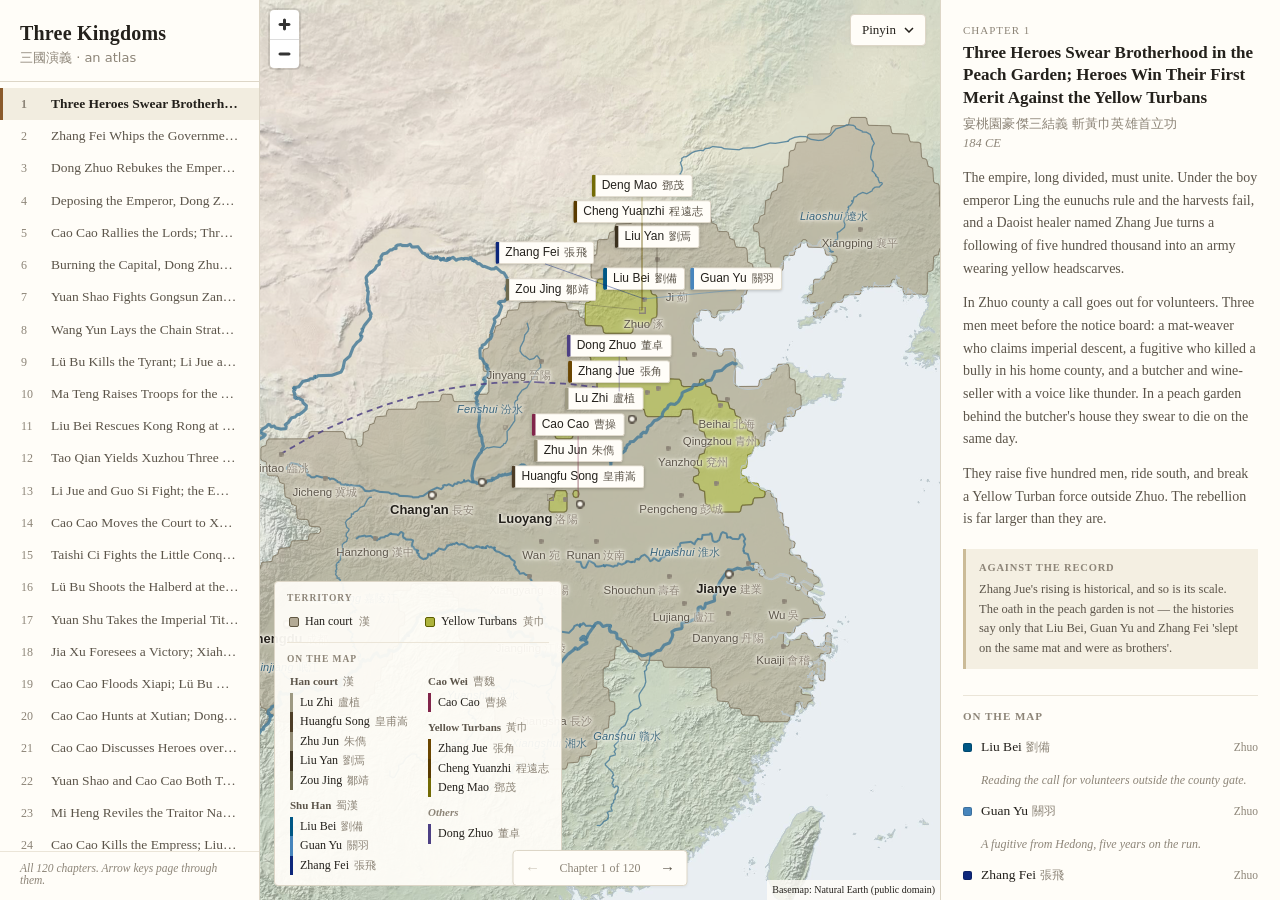
<file: index.html>
<!doctype html>
<html lang="en">
<head>
  <meta charset="utf-8">
  <meta name="viewport" content="width=device-width, initial-scale=1">
  <title>Romance of the Three Kingdoms — an atlas</title>
  <link rel="stylesheet" href="vendor/maplibre-gl.css">
  <link rel="stylesheet" href="css/app.css">
</head>
<body>
  <div id="app" class="loading">

    <aside id="chapter-list" aria-label="Chapters">
      <header>
        <h1>Three Kingdoms</h1>
        <p class="subtitle">三國演義 &middot; an atlas</p>
      </header>
      <ol id="chapters"></ol>
      <p class="list-note">All 120 chapters. Arrow keys page through them.</p>
    </aside>

    <main id="stage">
      <div id="map"></div>

      <div id="romanization">
        <button id="romanization-toggle" aria-haspopup="true" aria-expanded="false">
          <span id="romanization-current">Pinyin</span>
          <svg width="10" height="6" viewBox="0 0 10 6" aria-hidden="true">
            <path d="M1 1l4 4 4-4" fill="none" stroke="currentColor" stroke-width="1.5"/>
          </svg>
        </button>
        <ul id="romanization-menu" role="menu" hidden></ul>
      </div>

      <div id="legend" aria-label="Factions"></div>

      <nav id="pager">
        <button id="prev" aria-label="Previous chapter">&larr;</button>
        <span id="pager-label"></span>
        <button id="next" aria-label="Next chapter">&rarr;</button>
      </nav>
    </main>

    <aside id="detail" aria-live="polite"></aside>
  </div>

  <div id="splash"><span>Drawing the map…</span></div>

  <script src="vendor/maplibre-gl.js"></script>
  <script type="module" src="js/app.js"></script>
</body>
</html>
</file>
<file: vendor/maplibre-gl.css>
.maplibregl-map{font:12px/20px Helvetica Neue,Arial,Helvetica,sans-serif;overflow:hidden;position:relative;-webkit-tap-highlight-color:rgb(0 0 0/0)}.maplibregl-canvas{left:0;position:absolute;top:0}.maplibregl-map:fullscreen{height:100%;width:100%}.maplibregl-ctrl-group button.maplibregl-ctrl-compass{touch-action:none}.maplibregl-canvas-container.maplibregl-interactive,.maplibregl-ctrl-group button.maplibregl-ctrl-compass{cursor:grab;-webkit-user-select:none;-moz-user-select:none;user-select:none}.maplibregl-canvas-container.maplibregl-interactive.maplibregl-track-pointer{cursor:pointer}.maplibregl-canvas-container.maplibregl-interactive:active,.maplibregl-ctrl-group button.maplibregl-ctrl-compass:active{cursor:grabbing}.maplibregl-canvas-container.maplibregl-touch-zoom-rotate,.maplibregl-canvas-container.maplibregl-touch-zoom-rotate .maplibregl-canvas{touch-action:pan-x pan-y}.maplibregl-canvas-container.maplibregl-touch-drag-pan,.maplibregl-canvas-container.maplibregl-touch-drag-pan .maplibregl-canvas{touch-action:pinch-zoom}.maplibregl-canvas-container.maplibregl-touch-zoom-rotate.maplibregl-touch-drag-pan,.maplibregl-canvas-container.maplibregl-touch-zoom-rotate.maplibregl-touch-drag-pan .maplibregl-canvas{touch-action:none}.maplibregl-canvas-container.maplibregl-touch-drag-pan.maplibregl-cooperative-gestures,.maplibregl-canvas-container.maplibregl-touch-drag-pan.maplibregl-cooperative-gestures .maplibregl-canvas{touch-action:pan-x pan-y}.maplibregl-ctrl-bottom-left,.maplibregl-ctrl-bottom-right,.maplibregl-ctrl-top-left,.maplibregl-ctrl-top-right{pointer-events:none;position:absolute;z-index:2}.maplibregl-ctrl-top-left{left:0;top:0}.maplibregl-ctrl-top-right{right:0;top:0}.maplibregl-ctrl-bottom-left{bottom:0;left:0}.maplibregl-ctrl-bottom-right{bottom:0;right:0}.maplibregl-ctrl{clear:both;pointer-events:auto;transform:translate(0)}.maplibregl-ctrl-top-left .maplibregl-ctrl{float:left;margin:10px 0 0 10px}.maplibregl-ctrl-top-right .maplibregl-ctrl{float:right;margin:10px 10px 0 0}.maplibregl-ctrl-bottom-left .maplibregl-ctrl{float:left;margin:0 0 10px 10px}.maplibregl-ctrl-bottom-right .maplibregl-ctrl{float:right;margin:0 10px 10px 0}.maplibregl-ctrl-group{background:#fff;border-radius:4px}.maplibregl-ctrl-group:not(:empty){box-shadow:0 0 0 2px rgba(0,0,0,.1)}@media (forced-colors:active){.maplibregl-ctrl-group:not(:empty){box-shadow:0 0 0 2px ButtonText}}.maplibregl-ctrl-group button{background-color:transparent;border:0;box-sizing:border-box;cursor:pointer;display:block;height:29px;outline:none;padding:0;width:29px}.maplibregl-ctrl-group button+button{border-top:1px solid #ddd}.maplibregl-ctrl button .maplibregl-ctrl-icon{background-position:50%;background-repeat:no-repeat;display:block;height:100%;width:100%}@media (forced-colors:active){.maplibregl-ctrl-icon{background-color:transparent}.maplibregl-ctrl-group button+button{border-top:1px solid ButtonText}}.maplibregl-ctrl button::-moz-focus-inner{border:0;padding:0}.maplibregl-ctrl-attrib-button:focus,.maplibregl-ctrl-group button:focus{box-shadow:0 0 2px 2px #0096ff}.maplibregl-ctrl button:disabled{cursor:not-allowed}.maplibregl-ctrl button:disabled .maplibregl-ctrl-icon{opacity:.25}.maplibregl-ctrl button:not(:disabled):hover{background-color:rgb(0 0 0/5%)}.maplibregl-ctrl-group button:focus:focus-visible{box-shadow:0 0 2px 2px #0096ff}.maplibregl-ctrl-group button:focus:not(:focus-visible){box-shadow:none}.maplibregl-ctrl-group button:focus:first-child{border-radius:4px 4px 0 0}.maplibregl-ctrl-group button:focus:last-child{border-radius:0 0 4px 4px}.maplibregl-ctrl-group button:focus:only-child{border-radius:inherit}.maplibregl-ctrl button.maplibregl-ctrl-zoom-out .maplibregl-ctrl-icon{background-image:url("data:image/svg+xml;charset=utf-8,%3Csvg xmlns='http://www.w3.org/2000/svg' width='29' height='29' fill='%23333' viewBox='0 0 29 29'%3E%3Cpath d='M10 13c-.75 0-1.5.75-1.5 1.5S9.25 16 10 16h9c.75 0 1.5-.75 1.5-1.5S19.75 13 19 13z'/%3E%3C/svg%3E")}.maplibregl-ctrl button.maplibregl-ctrl-zoom-in .maplibregl-ctrl-icon{background-image:url("data:image/svg+xml;charset=utf-8,%3Csvg xmlns='http://www.w3.org/2000/svg' width='29' height='29' fill='%23333' viewBox='0 0 29 29'%3E%3Cpath d='M14.5 8.5c-.75 0-1.5.75-1.5 1.5v3h-3c-.75 0-1.5.75-1.5 1.5S9.25 16 10 16h3v3c0 .75.75 1.5 1.5 1.5S16 19.75 16 19v-3h3c.75 0 1.5-.75 1.5-1.5S19.75 13 19 13h-3v-3c0-.75-.75-1.5-1.5-1.5'/%3E%3C/svg%3E")}@media (forced-colors:active){.maplibregl-ctrl button.maplibregl-ctrl-zoom-out .maplibregl-ctrl-icon{background-image:url("data:image/svg+xml;charset=utf-8,%3Csvg xmlns='http://www.w3.org/2000/svg' width='29' height='29' fill='%23fff' viewBox='0 0 29 29'%3E%3Cpath d='M10 13c-.75 0-1.5.75-1.5 1.5S9.25 16 10 16h9c.75 0 1.5-.75 1.5-1.5S19.75 13 19 13z'/%3E%3C/svg%3E")}.maplibregl-ctrl button.maplibregl-ctrl-zoom-in .maplibregl-ctrl-icon{background-image:url("data:image/svg+xml;charset=utf-8,%3Csvg xmlns='http://www.w3.org/2000/svg' width='29' height='29' fill='%23fff' viewBox='0 0 29 29'%3E%3Cpath d='M14.5 8.5c-.75 0-1.5.75-1.5 1.5v3h-3c-.75 0-1.5.75-1.5 1.5S9.25 16 10 16h3v3c0 .75.75 1.5 1.5 1.5S16 19.75 16 19v-3h3c.75 0 1.5-.75 1.5-1.5S19.75 13 19 13h-3v-3c0-.75-.75-1.5-1.5-1.5'/%3E%3C/svg%3E")}}@media (forced-colors:active) and (prefers-color-scheme:light){.maplibregl-ctrl button.maplibregl-ctrl-zoom-out .maplibregl-ctrl-icon{background-image:url("data:image/svg+xml;charset=utf-8,%3Csvg xmlns='http://www.w3.org/2000/svg' width='29' height='29' viewBox='0 0 29 29'%3E%3Cpath d='M10 13c-.75 0-1.5.75-1.5 1.5S9.25 16 10 16h9c.75 0 1.5-.75 1.5-1.5S19.75 13 19 13z'/%3E%3C/svg%3E")}.maplibregl-ctrl button.maplibregl-ctrl-zoom-in .maplibregl-ctrl-icon{background-image:url("data:image/svg+xml;charset=utf-8,%3Csvg xmlns='http://www.w3.org/2000/svg' width='29' height='29' viewBox='0 0 29 29'%3E%3Cpath d='M14.5 8.5c-.75 0-1.5.75-1.5 1.5v3h-3c-.75 0-1.5.75-1.5 1.5S9.25 16 10 16h3v3c0 .75.75 1.5 1.5 1.5S16 19.75 16 19v-3h3c.75 0 1.5-.75 1.5-1.5S19.75 13 19 13h-3v-3c0-.75-.75-1.5-1.5-1.5'/%3E%3C/svg%3E")}}.maplibregl-ctrl button.maplibregl-ctrl-fullscreen .maplibregl-ctrl-icon{background-image:url("data:image/svg+xml;charset=utf-8,%3Csvg xmlns='http://www.w3.org/2000/svg' width='29' height='29' fill='%23333' viewBox='0 0 29 29'%3E%3Cpath d='M24 16v5.5c0 1.75-.75 2.5-2.5 2.5H16v-1l3-1.5-4-5.5 1-1 5.5 4 1.5-3zM6 16l1.5 3 5.5-4 1 1-4 5.5 3 1.5v1H7.5C5.75 24 5 23.25 5 21.5V16zm7-11v1l-3 1.5 4 5.5-1 1-5.5-4L6 13H5V7.5C5 5.75 5.75 5 7.5 5zm11 2.5c0-1.75-.75-2.5-2.5-2.5H16v1l3 1.5-4 5.5 1 1 5.5-4 1.5 3h1z'/%3E%3C/svg%3E")}.maplibregl-ctrl button.maplibregl-ctrl-shrink .maplibregl-ctrl-icon{background-image:url("data:image/svg+xml;charset=utf-8,%3Csvg xmlns='http://www.w3.org/2000/svg' width='29' height='29' viewBox='0 0 29 29'%3E%3Cpath d='M18.5 16c-1.75 0-2.5.75-2.5 2.5V24h1l1.5-3 5.5 4 1-1-4-5.5 3-1.5v-1zM13 18.5c0-1.75-.75-2.5-2.5-2.5H5v1l3 1.5L4 24l1 1 5.5-4 1.5 3h1zm3-8c0 1.75.75 2.5 2.5 2.5H24v-1l-3-1.5L25 5l-1-1-5.5 4L17 5h-1zM10.5 13c1.75 0 2.5-.75 2.5-2.5V5h-1l-1.5 3L5 4 4 5l4 5.5L5 12v1z'/%3E%3C/svg%3E")}@media (forced-colors:active){.maplibregl-ctrl button.maplibregl-ctrl-fullscreen .maplibregl-ctrl-icon{background-image:url("data:image/svg+xml;charset=utf-8,%3Csvg xmlns='http://www.w3.org/2000/svg' width='29' height='29' fill='%23fff' viewBox='0 0 29 29'%3E%3Cpath d='M24 16v5.5c0 1.75-.75 2.5-2.5 2.5H16v-1l3-1.5-4-5.5 1-1 5.5 4 1.5-3zM6 16l1.5 3 5.5-4 1 1-4 5.5 3 1.5v1H7.5C5.75 24 5 23.25 5 21.5V16zm7-11v1l-3 1.5 4 5.5-1 1-5.5-4L6 13H5V7.5C5 5.75 5.75 5 7.5 5zm11 2.5c0-1.75-.75-2.5-2.5-2.5H16v1l3 1.5-4 5.5 1 1 5.5-4 1.5 3h1z'/%3E%3C/svg%3E")}.maplibregl-ctrl button.maplibregl-ctrl-shrink .maplibregl-ctrl-icon{background-image:url("data:image/svg+xml;charset=utf-8,%3Csvg xmlns='http://www.w3.org/2000/svg' width='29' height='29' fill='%23fff' viewBox='0 0 29 29'%3E%3Cpath d='M18.5 16c-1.75 0-2.5.75-2.5 2.5V24h1l1.5-3 5.5 4 1-1-4-5.5 3-1.5v-1zM13 18.5c0-1.75-.75-2.5-2.5-2.5H5v1l3 1.5L4 24l1 1 5.5-4 1.5 3h1zm3-8c0 1.75.75 2.5 2.5 2.5H24v-1l-3-1.5L25 5l-1-1-5.5 4L17 5h-1zM10.5 13c1.75 0 2.5-.75 2.5-2.5V5h-1l-1.5 3L5 4 4 5l4 5.5L5 12v1z'/%3E%3C/svg%3E")}}@media (forced-colors:active) and (prefers-color-scheme:light){.maplibregl-ctrl button.maplibregl-ctrl-fullscreen .maplibregl-ctrl-icon{background-image:url("data:image/svg+xml;charset=utf-8,%3Csvg xmlns='http://www.w3.org/2000/svg' width='29' height='29' viewBox='0 0 29 29'%3E%3Cpath d='M24 16v5.5c0 1.75-.75 2.5-2.5 2.5H16v-1l3-1.5-4-5.5 1-1 5.5 4 1.5-3zM6 16l1.5 3 5.5-4 1 1-4 5.5 3 1.5v1H7.5C5.75 24 5 23.25 5 21.5V16zm7-11v1l-3 1.5 4 5.5-1 1-5.5-4L6 13H5V7.5C5 5.75 5.75 5 7.5 5zm11 2.5c0-1.75-.75-2.5-2.5-2.5H16v1l3 1.5-4 5.5 1 1 5.5-4 1.5 3h1z'/%3E%3C/svg%3E")}.maplibregl-ctrl button.maplibregl-ctrl-shrink .maplibregl-ctrl-icon{background-image:url("data:image/svg+xml;charset=utf-8,%3Csvg xmlns='http://www.w3.org/2000/svg' width='29' height='29' viewBox='0 0 29 29'%3E%3Cpath d='M18.5 16c-1.75 0-2.5.75-2.5 2.5V24h1l1.5-3 5.5 4 1-1-4-5.5 3-1.5v-1zM13 18.5c0-1.75-.75-2.5-2.5-2.5H5v1l3 1.5L4 24l1 1 5.5-4 1.5 3h1zm3-8c0 1.75.75 2.5 2.5 2.5H24v-1l-3-1.5L25 5l-1-1-5.5 4L17 5h-1zM10.5 13c1.75 0 2.5-.75 2.5-2.5V5h-1l-1.5 3L5 4 4 5l4 5.5L5 12v1z'/%3E%3C/svg%3E")}}.maplibregl-ctrl button.maplibregl-ctrl-compass .maplibregl-ctrl-icon{background-image:url("data:image/svg+xml;charset=utf-8,%3Csvg xmlns='http://www.w3.org/2000/svg' width='29' height='29' fill='%23333' viewBox='0 0 29 29'%3E%3Cpath d='m10.5 14 4-8 4 8z'/%3E%3Cpath fill='%23ccc' d='m10.5 16 4 8 4-8z'/%3E%3C/svg%3E")}@media (forced-colors:active){.maplibregl-ctrl button.maplibregl-ctrl-compass .maplibregl-ctrl-icon{background-image:url("data:image/svg+xml;charset=utf-8,%3Csvg xmlns='http://www.w3.org/2000/svg' width='29' height='29' fill='%23fff' viewBox='0 0 29 29'%3E%3Cpath d='m10.5 14 4-8 4 8z'/%3E%3Cpath fill='%23ccc' d='m10.5 16 4 8 4-8z'/%3E%3C/svg%3E")}}@media (forced-colors:active) and (prefers-color-scheme:light){.maplibregl-ctrl button.maplibregl-ctrl-compass .maplibregl-ctrl-icon{background-image:url("data:image/svg+xml;charset=utf-8,%3Csvg xmlns='http://www.w3.org/2000/svg' width='29' height='29' viewBox='0 0 29 29'%3E%3Cpath d='m10.5 14 4-8 4 8z'/%3E%3Cpath fill='%23ccc' d='m10.5 16 4 8 4-8z'/%3E%3C/svg%3E")}}.maplibregl-ctrl button.maplibregl-ctrl-terrain .maplibregl-ctrl-icon{background-image:url("data:image/svg+xml;charset=utf-8,%3Csvg xmlns='http://www.w3.org/2000/svg' width='22' height='22' fill='%23333' viewBox='0 0 22 22'%3E%3Cpath d='m1.754 13.406 4.453-4.851 3.09 3.09 3.281 3.277.969-.969-3.309-3.312 3.844-4.121 6.148 6.886h1.082v-.855l-7.207-8.07-4.84 5.187L6.169 6.57l-5.48 5.965v.871ZM.688 16.844h20.625v1.375H.688Zm0 0'/%3E%3C/svg%3E")}.maplibregl-ctrl button.maplibregl-ctrl-terrain-enabled .maplibregl-ctrl-icon{background-image:url("data:image/svg+xml;charset=utf-8,%3Csvg xmlns='http://www.w3.org/2000/svg' width='22' height='22' fill='%2333b5e5' viewBox='0 0 22 22'%3E%3Cpath d='m1.754 13.406 4.453-4.851 3.09 3.09 3.281 3.277.969-.969-3.309-3.312 3.844-4.121 6.148 6.886h1.082v-.855l-7.207-8.07-4.84 5.187L6.169 6.57l-5.48 5.965v.871ZM.688 16.844h20.625v1.375H.688Zm0 0'/%3E%3C/svg%3E")}.maplibregl-ctrl button.maplibregl-ctrl-geolocate .maplibregl-ctrl-icon{background-image:url("data:image/svg+xml;charset=utf-8,%3Csvg xmlns='http://www.w3.org/2000/svg' width='29' height='29' fill='%23333' viewBox='0 0 20 20'%3E%3Cpath d='M10 4C9 4 9 5 9 5v.1A5 5 0 0 0 5.1 9H5s-1 0-1 1 1 1 1 1h.1A5 5 0 0 0 9 14.9v.1s0 1 1 1 1-1 1-1v-.1a5 5 0 0 0 3.9-3.9h.1s1 0 1-1-1-1-1-1h-.1A5 5 0 0 0 11 5.1V5s0-1-1-1m0 2.5a3.5 3.5 0 1 1 0 7 3.5 3.5 0 1 1 0-7'/%3E%3Ccircle cx='10' cy='10' r='2'/%3E%3C/svg%3E")}.maplibregl-ctrl button.maplibregl-ctrl-geolocate:disabled .maplibregl-ctrl-icon{background-image:url("data:image/svg+xml;charset=utf-8,%3Csvg xmlns='http://www.w3.org/2000/svg' width='29' height='29' fill='%23aaa' viewBox='0 0 20 20'%3E%3Cpath d='M10 4C9 4 9 5 9 5v.1A5 5 0 0 0 5.1 9H5s-1 0-1 1 1 1 1 1h.1A5 5 0 0 0 9 14.9v.1s0 1 1 1 1-1 1-1v-.1a5 5 0 0 0 3.9-3.9h.1s1 0 1-1-1-1-1-1h-.1A5 5 0 0 0 11 5.1V5s0-1-1-1m0 2.5a3.5 3.5 0 1 1 0 7 3.5 3.5 0 1 1 0-7'/%3E%3Ccircle cx='10' cy='10' r='2'/%3E%3Cpath fill='red' d='m14 5 1 1-9 9-1-1z'/%3E%3C/svg%3E")}.maplibregl-ctrl button.maplibregl-ctrl-geolocate.maplibregl-ctrl-geolocate-active .maplibregl-ctrl-icon{background-image:url("data:image/svg+xml;charset=utf-8,%3Csvg xmlns='http://www.w3.org/2000/svg' width='29' height='29' fill='%2333b5e5' viewBox='0 0 20 20'%3E%3Cpath d='M10 4C9 4 9 5 9 5v.1A5 5 0 0 0 5.1 9H5s-1 0-1 1 1 1 1 1h.1A5 5 0 0 0 9 14.9v.1s0 1 1 1 1-1 1-1v-.1a5 5 0 0 0 3.9-3.9h.1s1 0 1-1-1-1-1-1h-.1A5 5 0 0 0 11 5.1V5s0-1-1-1m0 2.5a3.5 3.5 0 1 1 0 7 3.5 3.5 0 1 1 0-7'/%3E%3Ccircle cx='10' cy='10' r='2'/%3E%3C/svg%3E")}.maplibregl-ctrl button.maplibregl-ctrl-geolocate.maplibregl-ctrl-geolocate-active-error .maplibregl-ctrl-icon{background-image:url("data:image/svg+xml;charset=utf-8,%3Csvg xmlns='http://www.w3.org/2000/svg' width='29' height='29' fill='%23e58978' viewBox='0 0 20 20'%3E%3Cpath d='M10 4C9 4 9 5 9 5v.1A5 5 0 0 0 5.1 9H5s-1 0-1 1 1 1 1 1h.1A5 5 0 0 0 9 14.9v.1s0 1 1 1 1-1 1-1v-.1a5 5 0 0 0 3.9-3.9h.1s1 0 1-1-1-1-1-1h-.1A5 5 0 0 0 11 5.1V5s0-1-1-1m0 2.5a3.5 3.5 0 1 1 0 7 3.5 3.5 0 1 1 0-7'/%3E%3Ccircle cx='10' cy='10' r='2'/%3E%3C/svg%3E")}.maplibregl-ctrl button.maplibregl-ctrl-geolocate.maplibregl-ctrl-geolocate-background .maplibregl-ctrl-icon{background-image:url("data:image/svg+xml;charset=utf-8,%3Csvg xmlns='http://www.w3.org/2000/svg' width='29' height='29' fill='%2333b5e5' viewBox='0 0 20 20'%3E%3Cpath d='M10 4C9 4 9 5 9 5v.1A5 5 0 0 0 5.1 9H5s-1 0-1 1 1 1 1 1h.1A5 5 0 0 0 9 14.9v.1s0 1 1 1 1-1 1-1v-.1a5 5 0 0 0 3.9-3.9h.1s1 0 1-1-1-1-1-1h-.1A5 5 0 0 0 11 5.1V5s0-1-1-1m0 2.5a3.5 3.5 0 1 1 0 7 3.5 3.5 0 1 1 0-7'/%3E%3C/svg%3E")}.maplibregl-ctrl button.maplibregl-ctrl-geolocate.maplibregl-ctrl-geolocate-background-error .maplibregl-ctrl-icon{background-image:url("data:image/svg+xml;charset=utf-8,%3Csvg xmlns='http://www.w3.org/2000/svg' width='29' height='29' fill='%23e54e33' viewBox='0 0 20 20'%3E%3Cpath d='M10 4C9 4 9 5 9 5v.1A5 5 0 0 0 5.1 9H5s-1 0-1 1 1 1 1 1h.1A5 5 0 0 0 9 14.9v.1s0 1 1 1 1-1 1-1v-.1a5 5 0 0 0 3.9-3.9h.1s1 0 1-1-1-1-1-1h-.1A5 5 0 0 0 11 5.1V5s0-1-1-1m0 2.5a3.5 3.5 0 1 1 0 7 3.5 3.5 0 1 1 0-7'/%3E%3C/svg%3E")}.maplibregl-ctrl button.maplibregl-ctrl-geolocate.maplibregl-ctrl-geolocate-waiting .maplibregl-ctrl-icon{animation:maplibregl-spin 2s linear infinite}@media (forced-colors:active){.maplibregl-ctrl button.maplibregl-ctrl-geolocate .maplibregl-ctrl-icon{background-image:url("data:image/svg+xml;charset=utf-8,%3Csvg xmlns='http://www.w3.org/2000/svg' width='29' height='29' fill='%23fff' viewBox='0 0 20 20'%3E%3Cpath d='M10 4C9 4 9 5 9 5v.1A5 5 0 0 0 5.1 9H5s-1 0-1 1 1 1 1 1h.1A5 5 0 0 0 9 14.9v.1s0 1 1 1 1-1 1-1v-.1a5 5 0 0 0 3.9-3.9h.1s1 0 1-1-1-1-1-1h-.1A5 5 0 0 0 11 5.1V5s0-1-1-1m0 2.5a3.5 3.5 0 1 1 0 7 3.5 3.5 0 1 1 0-7'/%3E%3Ccircle cx='10' cy='10' r='2'/%3E%3C/svg%3E")}.maplibregl-ctrl button.maplibregl-ctrl-geolocate:disabled .maplibregl-ctrl-icon{background-image:url("data:image/svg+xml;charset=utf-8,%3Csvg xmlns='http://www.w3.org/2000/svg' width='29' height='29' fill='%23999' viewBox='0 0 20 20'%3E%3Cpath d='M10 4C9 4 9 5 9 5v.1A5 5 0 0 0 5.1 9H5s-1 0-1 1 1 1 1 1h.1A5 5 0 0 0 9 14.9v.1s0 1 1 1 1-1 1-1v-.1a5 5 0 0 0 3.9-3.9h.1s1 0 1-1-1-1-1-1h-.1A5 5 0 0 0 11 5.1V5s0-1-1-1m0 2.5a3.5 3.5 0 1 1 0 7 3.5 3.5 0 1 1 0-7'/%3E%3Ccircle cx='10' cy='10' r='2'/%3E%3Cpath fill='red' d='m14 5 1 1-9 9-1-1z'/%3E%3C/svg%3E")}.maplibregl-ctrl button.maplibregl-ctrl-geolocate.maplibregl-ctrl-geolocate-active .maplibregl-ctrl-icon{background-image:url("data:image/svg+xml;charset=utf-8,%3Csvg xmlns='http://www.w3.org/2000/svg' width='29' height='29' fill='%2333b5e5' viewBox='0 0 20 20'%3E%3Cpath d='M10 4C9 4 9 5 9 5v.1A5 5 0 0 0 5.1 9H5s-1 0-1 1 1 1 1 1h.1A5 5 0 0 0 9 14.9v.1s0 1 1 1 1-1 1-1v-.1a5 5 0 0 0 3.9-3.9h.1s1 0 1-1-1-1-1-1h-.1A5 5 0 0 0 11 5.1V5s0-1-1-1m0 2.5a3.5 3.5 0 1 1 0 7 3.5 3.5 0 1 1 0-7'/%3E%3Ccircle cx='10' cy='10' r='2'/%3E%3C/svg%3E")}.maplibregl-ctrl button.maplibregl-ctrl-geolocate.maplibregl-ctrl-geolocate-active-error .maplibregl-ctrl-icon{background-image:url("data:image/svg+xml;charset=utf-8,%3Csvg xmlns='http://www.w3.org/2000/svg' width='29' height='29' fill='%23e58978' viewBox='0 0 20 20'%3E%3Cpath d='M10 4C9 4 9 5 9 5v.1A5 5 0 0 0 5.1 9H5s-1 0-1 1 1 1 1 1h.1A5 5 0 0 0 9 14.9v.1s0 1 1 1 1-1 1-1v-.1a5 5 0 0 0 3.9-3.9h.1s1 0 1-1-1-1-1-1h-.1A5 5 0 0 0 11 5.1V5s0-1-1-1m0 2.5a3.5 3.5 0 1 1 0 7 3.5 3.5 0 1 1 0-7'/%3E%3Ccircle cx='10' cy='10' r='2'/%3E%3C/svg%3E")}.maplibregl-ctrl button.maplibregl-ctrl-geolocate.maplibregl-ctrl-geolocate-background .maplibregl-ctrl-icon{background-image:url("data:image/svg+xml;charset=utf-8,%3Csvg xmlns='http://www.w3.org/2000/svg' width='29' height='29' fill='%2333b5e5' viewBox='0 0 20 20'%3E%3Cpath d='M10 4C9 4 9 5 9 5v.1A5 5 0 0 0 5.1 9H5s-1 0-1 1 1 1 1 1h.1A5 5 0 0 0 9 14.9v.1s0 1 1 1 1-1 1-1v-.1a5 5 0 0 0 3.9-3.9h.1s1 0 1-1-1-1-1-1h-.1A5 5 0 0 0 11 5.1V5s0-1-1-1m0 2.5a3.5 3.5 0 1 1 0 7 3.5 3.5 0 1 1 0-7'/%3E%3C/svg%3E")}.maplibregl-ctrl button.maplibregl-ctrl-geolocate.maplibregl-ctrl-geolocate-background-error .maplibregl-ctrl-icon{background-image:url("data:image/svg+xml;charset=utf-8,%3Csvg xmlns='http://www.w3.org/2000/svg' width='29' height='29' fill='%23e54e33' viewBox='0 0 20 20'%3E%3Cpath d='M10 4C9 4 9 5 9 5v.1A5 5 0 0 0 5.1 9H5s-1 0-1 1 1 1 1 1h.1A5 5 0 0 0 9 14.9v.1s0 1 1 1 1-1 1-1v-.1a5 5 0 0 0 3.9-3.9h.1s1 0 1-1-1-1-1-1h-.1A5 5 0 0 0 11 5.1V5s0-1-1-1m0 2.5a3.5 3.5 0 1 1 0 7 3.5 3.5 0 1 1 0-7'/%3E%3C/svg%3E")}}@media (forced-colors:active) and (prefers-color-scheme:light){.maplibregl-ctrl button.maplibregl-ctrl-geolocate .maplibregl-ctrl-icon{background-image:url("data:image/svg+xml;charset=utf-8,%3Csvg xmlns='http://www.w3.org/2000/svg' width='29' height='29' viewBox='0 0 20 20'%3E%3Cpath d='M10 4C9 4 9 5 9 5v.1A5 5 0 0 0 5.1 9H5s-1 0-1 1 1 1 1 1h.1A5 5 0 0 0 9 14.9v.1s0 1 1 1 1-1 1-1v-.1a5 5 0 0 0 3.9-3.9h.1s1 0 1-1-1-1-1-1h-.1A5 5 0 0 0 11 5.1V5s0-1-1-1m0 2.5a3.5 3.5 0 1 1 0 7 3.5 3.5 0 1 1 0-7'/%3E%3Ccircle cx='10' cy='10' r='2'/%3E%3C/svg%3E")}.maplibregl-ctrl button.maplibregl-ctrl-geolocate:disabled .maplibregl-ctrl-icon{background-image:url("data:image/svg+xml;charset=utf-8,%3Csvg xmlns='http://www.w3.org/2000/svg' width='29' height='29' fill='%23666' viewBox='0 0 20 20'%3E%3Cpath d='M10 4C9 4 9 5 9 5v.1A5 5 0 0 0 5.1 9H5s-1 0-1 1 1 1 1 1h.1A5 5 0 0 0 9 14.9v.1s0 1 1 1 1-1 1-1v-.1a5 5 0 0 0 3.9-3.9h.1s1 0 1-1-1-1-1-1h-.1A5 5 0 0 0 11 5.1V5s0-1-1-1m0 2.5a3.5 3.5 0 1 1 0 7 3.5 3.5 0 1 1 0-7'/%3E%3Ccircle cx='10' cy='10' r='2'/%3E%3Cpath fill='red' d='m14 5 1 1-9 9-1-1z'/%3E%3C/svg%3E")}}@keyframes maplibregl-spin{0%{transform:rotate(0deg)}to{transform:rotate(1turn)}}a.maplibregl-ctrl-logo{background-image:url("data:image/svg+xml;charset=utf-8,%3Csvg xmlns='http://www.w3.org/2000/svg' width='88' height='23' fill='none'%3E%3Cpath fill='%23000' fill-opacity='.4' fill-rule='evenodd' d='M17.408 16.796h-1.827l2.501-12.095h.198l3.324 6.533.988 2.19.988-2.19 3.258-6.533h.181l2.6 12.095h-1.81l-1.218-5.644-.362-1.71-.658 1.71-2.929 5.644h-.098l-2.914-5.644-.757-1.71-.345 1.71zm1.958-3.42-.726 3.663a1.255 1.255 0 0 1-1.232 1.011h-1.827a1.255 1.255 0 0 1-1.229-1.509l2.501-12.095a1.255 1.255 0 0 1 1.23-1.001h.197a1.25 1.25 0 0 1 1.12.685l3.19 6.273 3.125-6.263a1.25 1.25 0 0 1 1.123-.695h.181a1.255 1.255 0 0 1 1.227.991l1.443 6.71a5 5 0 0 1 .314-.787l.009-.016a4.6 4.6 0 0 1 1.777-1.887c.782-.46 1.668-.667 2.611-.667a4.6 4.6 0 0 1 1.7.32l.306.134c.21-.16.474-.256.759-.256h1.694a1.255 1.255 0 0 1 1.212.925 1.255 1.255 0 0 1 1.212-.925h1.711c.284 0 .545.094.755.252.613-.3 1.312-.45 2.075-.45 1.356 0 2.557.445 3.482 1.4q.47.48.763 1.064V4.701a1.255 1.255 0 0 1 1.255-1.255h1.86A1.255 1.255 0 0 1 54.44 4.7v9.194h2.217c.19 0 .37.043.532.118v-4.77c0-.356.147-.678.385-.906a2.42 2.42 0 0 1-.682-1.71c0-.665.267-1.253.735-1.7a2.45 2.45 0 0 1 1.722-.674 2.43 2.43 0 0 1 1.705.675q.318.302.504.683V4.7a1.255 1.255 0 0 1 1.255-1.255h1.744A1.255 1.255 0 0 1 65.812 4.7v3.335a4.8 4.8 0 0 1 1.526-.246c.938 0 1.817.214 2.59.69a4.47 4.47 0 0 1 1.67 1.743v-.98a1.255 1.255 0 0 1 1.256-1.256h1.777c.233 0 .451.064.639.174a3.4 3.4 0 0 1 1.567-.372c.346 0 .861.02 1.285.232a1.25 1.25 0 0 1 .689 1.004 4.7 4.7 0 0 1 .853-.588c.795-.44 1.675-.647 2.61-.647 1.385 0 2.65.39 3.525 1.396.836.938 1.168 2.173 1.168 3.528q-.001.515-.056 1.051a1.255 1.255 0 0 1-.947 1.09l.408.952a1.255 1.255 0 0 1-.477 1.552c-.418.268-.92.463-1.458.612-.613.171-1.304.244-2.049.244-1.06 0-2.043-.207-2.886-.698l-.015-.008c-.798-.48-1.419-1.135-1.818-1.963l-.004-.008a5.8 5.8 0 0 1-.548-2.512q0-.429.053-.843a1.3 1.3 0 0 1-.333-.086l-.166-.004c-.223 0-.426.062-.643.228-.03.024-.142.139-.142.59v3.883a1.255 1.255 0 0 1-1.256 1.256h-1.777a1.255 1.255 0 0 1-1.256-1.256V15.69l-.032.057a4.8 4.8 0 0 1-1.86 1.833 5.04 5.04 0 0 1-2.484.634 4.5 4.5 0 0 1-1.935-.424 1.25 1.25 0 0 1-.764.258h-1.71a1.255 1.255 0 0 1-1.256-1.255V7.687a2.4 2.4 0 0 1-.428.625c.253.23.412.561.412.93v7.553a1.255 1.255 0 0 1-1.256 1.255h-1.843a1.25 1.25 0 0 1-.894-.373c-.228.23-.544.373-.894.373H51.32a1.255 1.255 0 0 1-1.256-1.255v-1.251l-.061.117a4.7 4.7 0 0 1-1.782 1.884 4.77 4.77 0 0 1-2.485.67 5.6 5.6 0 0 1-1.485-.188l.009 2.764a1.255 1.255 0 0 1-1.255 1.259h-1.729a1.255 1.255 0 0 1-1.255-1.255v-3.537a1.255 1.255 0 0 1-1.167.793h-1.679a1.25 1.25 0 0 1-.77-.263 4.5 4.5 0 0 1-1.945.429c-.885 0-1.724-.21-2.495-.632l-.017-.01a5 5 0 0 1-1.081-.836 1.255 1.255 0 0 1-1.254 1.312h-1.81a1.255 1.255 0 0 1-1.228-.99l-.782-3.625-2.044 3.939a1.25 1.25 0 0 1-1.115.676h-.098a1.25 1.25 0 0 1-1.116-.68l-2.061-3.994zM35.92 16.63l.207-.114.223-.15q.493-.356.735-.785l.061-.118.033 1.332h1.678V9.242h-1.694l-.033 1.267q-.133-.329-.526-.658l-.032-.028a3.2 3.2 0 0 0-.668-.428l-.27-.12a3.3 3.3 0 0 0-1.235-.23q-1.136-.001-1.974.493a3.36 3.36 0 0 0-1.3 1.382q-.445.89-.444 2.074 0 1.2.51 2.107a3.8 3.8 0 0 0 1.382 1.381 3.9 3.9 0 0 0 1.893.477q.795 0 1.455-.33zm-2.789-5.38q-.576.675-.575 1.762 0 1.102.559 1.794.576.675 1.645.675a2.25 2.25 0 0 0 .934-.19 2.2 2.2 0 0 0 .468-.29l.178-.161a2.2 2.2 0 0 0 .397-.561q.244-.5.244-1.15v-.115q0-.708-.296-1.267l-.043-.077a2.2 2.2 0 0 0-.633-.709l-.13-.086-.047-.028a2.1 2.1 0 0 0-1.073-.285q-1.052 0-1.629.692zm2.316 2.706c.163-.17.28-.407.28-.83v-.114c0-.292-.06-.508-.15-.68a.96.96 0 0 0-.353-.389.85.85 0 0 0-.464-.127c-.4 0-.56.114-.664.239l-.01.012c-.148.174-.275.45-.275.945 0 .506.122.801.27.99.097.11.266.224.68.224.303 0 .504-.09.687-.269zm7.545 1.705a2.6 2.6 0 0 0 .331.423q.319.33.755.548l.173.074q.65.255 1.49.255 1.02 0 1.844-.493a3.45 3.45 0 0 0 1.316-1.4q.493-.904.493-2.089 0-1.909-.988-2.913-.988-1.02-2.584-1.02-.898 0-1.575.347a3 3 0 0 0-.415.262l-.199.166a3.4 3.4 0 0 0-.64.82V9.242h-1.712v11.553h1.729l-.017-5.134zm.53-1.138q.206.29.48.5l.155.11.053.034q.51.296 1.119.297 1.07 0 1.645-.675.577-.69.576-1.762 0-1.119-.576-1.777-.558-.675-1.645-.675-.435 0-.835.16a2 2 0 0 0-.284.136 2 2 0 0 0-.363.254 2.2 2.2 0 0 0-.46.569l-.082.162a2.6 2.6 0 0 0-.213 1.072v.115q0 .707.296 1.267l.135.211zm.964-.818a1.1 1.1 0 0 0 .367.385.94.94 0 0 0 .476.118c.423 0 .59-.117.687-.23.159-.194.28-.478.28-.95 0-.53-.133-.8-.266-.952l-.021-.025c-.078-.094-.231-.221-.68-.221a1 1 0 0 0-.503.135l-.012.007a.86.86 0 0 0-.335.343c-.073.133-.132.324-.132.614v.115a1.4 1.4 0 0 0 .14.66zm15.7-6.222q.347-.346.346-.856a1.05 1.05 0 0 0-.345-.79 1.18 1.18 0 0 0-.84-.329q-.51 0-.855.33a1.05 1.05 0 0 0-.346.79q0 .51.346.855.345.346.856.346.51 0 .839-.346zm4.337 9.314.033-1.332q.191.403.59.747l.098.081a4 4 0 0 0 .316.224l.223.122a3.2 3.2 0 0 0 1.44.322 3.8 3.8 0 0 0 1.875-.477 3.5 3.5 0 0 0 1.382-1.366q.527-.89.526-2.09 0-1.184-.444-2.073a3.24 3.24 0 0 0-1.283-1.399q-.823-.51-1.942-.51a3.5 3.5 0 0 0-1.527.344l-.086.043-.165.09a3 3 0 0 0-.33.214q-.432.315-.656.707a2 2 0 0 0-.099.198l.082-1.283V4.701h-1.744v12.095zm.473-2.509a2.5 2.5 0 0 0 .566.7q.117.098.245.18l.144.08a2.1 2.1 0 0 0 .975.232q1.07 0 1.645-.675.576-.69.576-1.778 0-1.102-.576-1.777-.56-.691-1.645-.692a2.2 2.2 0 0 0-1.015.235q-.22.113-.415.282l-.15.142a2.1 2.1 0 0 0-.42.594q-.223.479-.223 1.1v.115q0 .705.293 1.26zm2.616-.293c.157-.191.28-.479.28-.967 0-.51-.13-.79-.276-.961l-.021-.026c-.082-.1-.232-.225-.67-.225a.87.87 0 0 0-.681.279l-.012.011c-.154.155-.274.38-.274.807v.115c0 .285.057.499.144.669a1.1 1.1 0 0 0 .367.405c.137.082.28.123.455.123.423 0 .59-.118.686-.23zm8.266-3.013q.345-.13.724-.14l.069-.002q.493 0 .642.099l.247-1.794q-.196-.099-.717-.099a2.3 2.3 0 0 0-.545.063 2 2 0 0 0-.411.148 2.2 2.2 0 0 0-.4.249 2.5 2.5 0 0 0-.485.499 2.7 2.7 0 0 0-.32.581l-.05.137v-1.48h-1.778v7.553h1.777v-3.884q0-.546.159-.943a1.5 1.5 0 0 1 .466-.636 2.5 2.5 0 0 1 .399-.253 2 2 0 0 1 .224-.099zm9.784 2.656.05-.922q0-1.743-.856-2.698-.838-.97-2.584-.97-1.119-.001-2.007.493a3.46 3.46 0 0 0-1.4 1.382q-.493.906-.493 2.106 0 1.07.428 1.975.428.89 1.332 1.432.906.526 2.255.526.973 0 1.668-.185l.044-.012.135-.04q.613-.184.984-.421l-.542-1.267q-.3.162-.642.274l-.297.087q-.51.131-1.3.131-.954 0-1.497-.444a1.6 1.6 0 0 1-.192-.193q-.366-.44-.512-1.234l-.004-.021zm-5.427-1.256-.003.022h3.752v-.138q-.011-.727-.288-1.118a1 1 0 0 0-.156-.176q-.46-.428-1.316-.428-.986 0-1.494.604-.379.45-.494 1.234zm-27.053 2.77V4.7h-1.86v12.095h5.333V15.15zm7.103-5.908v7.553h-1.843V9.242h1.843z'/%3E%3Cpath fill='%23fff' d='m19.63 11.151-.757-1.71-.345 1.71-1.12 5.644h-1.827L18.083 4.7h.197l3.325 6.533.988 2.19.988-2.19L26.839 4.7h.181l2.6 12.095h-1.81l-1.218-5.644-.362-1.71-.658 1.71-2.93 5.644h-.098l-2.913-5.644zm14.836 5.81q-1.02 0-1.893-.478a3.8 3.8 0 0 1-1.381-1.382q-.51-.906-.51-2.106 0-1.185.444-2.074a3.36 3.36 0 0 1 1.3-1.382q.839-.494 1.974-.494a3.3 3.3 0 0 1 1.234.231 3.3 3.3 0 0 1 .97.575q.396.33.527.659l.033-1.267h1.694v7.553H37.18l-.033-1.332q-.279.593-1.02 1.053a3.17 3.17 0 0 1-1.662.444zm.296-1.482q.938 0 1.58-.642.642-.66.642-1.711v-.115q0-.708-.296-1.267a2.2 2.2 0 0 0-.807-.872 2.1 2.1 0 0 0-1.119-.313q-1.053 0-1.629.692-.575.675-.575 1.76 0 1.103.559 1.795.577.675 1.645.675zm6.521-6.237h1.711v1.4q.906-1.597 2.83-1.597 1.596 0 2.584 1.02.988 1.005.988 2.914 0 1.185-.493 2.09a3.46 3.46 0 0 1-1.316 1.399 3.5 3.5 0 0 1-1.844.493q-.954 0-1.662-.329a2.67 2.67 0 0 1-1.086-.97l.017 5.134h-1.728zm4.048 6.22q1.07 0 1.645-.674.577-.69.576-1.762 0-1.119-.576-1.777-.558-.675-1.645-.675-.592 0-1.12.296-.51.28-.822.823-.296.527-.296 1.234v.115q0 .708.296 1.267.313.543.823.855.51.296 1.119.297z'/%3E%3Cpath fill='%23e1e3e9' d='M51.325 4.7h1.86v10.45h3.473v1.646h-5.333zm7.12 4.542h1.843v7.553h-1.843zm.905-1.415a1.16 1.16 0 0 1-.856-.346 1.17 1.17 0 0 1-.346-.856 1.05 1.05 0 0 1 .346-.79q.346-.329.856-.329.494 0 .839.33a1.05 1.05 0 0 1 .345.79 1.16 1.16 0 0 1-.345.855q-.33.346-.84.346zm7.875 9.133a3.17 3.17 0 0 1-1.662-.444q-.723-.46-1.004-1.053l-.033 1.332h-1.71V4.701h1.743v4.657l-.082 1.283q.279-.658 1.086-1.119a3.5 3.5 0 0 1 1.778-.477q1.119 0 1.942.51a3.24 3.24 0 0 1 1.283 1.4q.445.888.444 2.072 0 1.201-.526 2.09a3.5 3.5 0 0 1-1.382 1.366 3.8 3.8 0 0 1-1.876.477zm-.296-1.481q1.069 0 1.645-.675.577-.69.577-1.778 0-1.102-.577-1.776-.56-.691-1.645-.692a2.12 2.12 0 0 0-1.58.659q-.642.641-.642 1.694v.115q0 .71.296 1.267a2.4 2.4 0 0 0 .807.872 2.1 2.1 0 0 0 1.119.313zm5.927-6.237h1.777v1.481q.263-.757.856-1.217a2.14 2.14 0 0 1 1.349-.46q.527 0 .724.098l-.247 1.794q-.149-.099-.642-.099-.774 0-1.416.494-.626.493-.626 1.58v3.883h-1.777V9.242zm9.534 7.718q-1.35 0-2.255-.526-.904-.543-1.332-1.432a4.6 4.6 0 0 1-.428-1.975q0-1.2.493-2.106a3.46 3.46 0 0 1 1.4-1.382q.889-.495 2.007-.494 1.744 0 2.584.97.855.956.856 2.7 0 .444-.05.92h-5.43q.18 1.005.708 1.45.542.443 1.497.443.79 0 1.3-.131a4 4 0 0 0 .938-.362l.542 1.267q-.411.263-1.119.46-.708.198-1.711.197zm1.596-4.558q.016-1.02-.444-1.432-.46-.428-1.316-.428-1.728 0-1.991 1.86z'/%3E%3Cpath d='M5.074 15.948a.484.657 0 0 0-.486.659v1.84a.484.657 0 0 0 .486.659h4.101a.484.657 0 0 0 .486-.659v-1.84a.484.657 0 0 0-.486-.659zm3.56 1.16H5.617v.838h3.017z' style='fill:%23fff;fill-rule:evenodd;stroke-width:1.03600001'/%3E%3Cg style='stroke-width:1.12603545'%3E%3Cpath d='M-9.408-1.416c-3.833-.025-7.056 2.912-7.08 6.615-.02 3.08 1.653 4.832 3.107 6.268.903.892 1.721 1.74 2.32 2.902l-.525-.004c-.543-.003-.992.304-1.24.639a1.87 1.87 0 0 0-.362 1.121l-.011 1.877c-.003.402.104.787.347 1.125.244.338.688.653 1.23.656l4.142.028c.542.003.99-.306 1.238-.641a1.87 1.87 0 0 0 .363-1.121l.012-1.875a1.87 1.87 0 0 0-.348-1.127c-.243-.338-.688-.653-1.23-.656l-.518-.004c.597-1.145 1.425-1.983 2.348-2.87 1.473-1.414 3.18-3.149 3.2-6.226-.016-3.59-2.923-6.684-6.993-6.707m-.006 1.1v.002c3.274.02 5.92 2.532 5.9 5.6-.017 2.706-1.39 4.026-2.863 5.44-1.034.994-2.118 2.033-2.814 3.633-.018.041-.052.055-.075.065q-.013.004-.02.01a.34.34 0 0 1-.226.084.34.34 0 0 1-.224-.086l-.092-.077c-.699-1.615-1.768-2.669-2.781-3.67-1.454-1.435-2.797-2.762-2.78-5.478.02-3.067 2.7-5.545 5.975-5.523m-.02 2.826c-1.62-.01-2.944 1.315-2.955 2.96-.01 1.646 1.295 2.988 2.916 2.999h.002c1.621.01 2.943-1.316 2.953-2.961.011-1.646-1.294-2.988-2.916-2.998m-.005 1.1c1.017.006 1.829.83 1.822 1.89s-.83 1.874-1.848 1.867c-1.018-.006-1.829-.83-1.822-1.89s.83-1.874 1.848-1.868m-2.155 11.857 4.14.025c.271.002.49.305.487.676l-.013 1.875c-.003.37-.224.67-.495.668l-4.14-.025c-.27-.002-.487-.306-.485-.676l.012-1.875c.003-.37.224-.67.494-.668' style='color:%23000;font-style:normal;font-variant:normal;font-weight:400;font-stretch:normal;font-size:medium;line-height:normal;font-family:sans-serif;font-variant-ligatures:normal;font-variant-position:normal;font-variant-caps:normal;font-variant-numeric:normal;font-variant-alternates:normal;font-feature-settings:normal;text-indent:0;text-align:start;text-decoration:none;text-decoration-line:none;text-decoration-style:solid;text-decoration-color:%23000;letter-spacing:normal;word-spacing:normal;text-transform:none;writing-mode:lr-tb;direction:ltr;text-orientation:mixed;dominant-baseline:auto;baseline-shift:baseline;text-anchor:start;white-space:normal;shape-padding:0;clip-rule:evenodd;display:inline;overflow:visible;visibility:visible;opacity:1;isolation:auto;mix-blend-mode:normal;color-interpolation:sRGB;color-interpolation-filters:linearRGB;solid-color:%23000;solid-opacity:1;vector-effect:none;fill:%23000;fill-opacity:.4;fill-rule:evenodd;stroke:none;stroke-width:2.47727823;stroke-linecap:butt;stroke-linejoin:miter;stroke-miterlimit:4;stroke-dasharray:none;stroke-dashoffset:0;stroke-opacity:1;color-rendering:auto;image-rendering:auto;shape-rendering:auto;text-rendering:auto' transform='translate(15.553 2.85)scale(.88807)'/%3E%3Cpath d='M-9.415-.316C-12.69-.338-15.37 2.14-15.39 5.207c-.017 2.716 1.326 4.041 2.78 5.477 1.013 1 2.081 2.055 2.78 3.67l.092.076a.34.34 0 0 0 .225.086.34.34 0 0 0 .227-.083l.019-.01c.022-.009.057-.024.074-.064.697-1.6 1.78-2.64 2.814-3.634 1.473-1.414 2.847-2.733 2.864-5.44.02-3.067-2.627-5.58-5.901-5.601m-.057 8.784c1.621.011 2.944-1.315 2.955-2.96.01-1.646-1.295-2.988-2.916-2.999-1.622-.01-2.945 1.315-2.955 2.96s1.295 2.989 2.916 3' style='clip-rule:evenodd;fill:%23e1e3e9;fill-opacity:1;fill-rule:evenodd;stroke:none;stroke-width:2.47727823;stroke-miterlimit:4;stroke-dasharray:none;stroke-opacity:.4' transform='translate(15.553 2.85)scale(.88807)'/%3E%3Cpath d='M-11.594 15.465c-.27-.002-.492.297-.494.668l-.012 1.876c-.003.371.214.673.485.675l4.14.027c.271.002.492-.298.495-.668l.012-1.877c.003-.37-.215-.672-.485-.674z' style='clip-rule:evenodd;fill:%23fff;fill-opacity:1;fill-rule:evenodd;stroke:none;stroke-width:2.47727823;stroke-miterlimit:4;stroke-dasharray:none;stroke-opacity:.4' transform='translate(15.553 2.85)scale(.88807)'/%3E%3C/g%3E%3C/svg%3E");background-repeat:no-repeat;cursor:pointer;display:block;height:23px;margin:0 0 -4px -4px;overflow:hidden;width:88px}a.maplibregl-ctrl-logo.maplibregl-compact{width:14px}@media (forced-colors:active){a.maplibregl-ctrl-logo{background-color:transparent;background-image:url("data:image/svg+xml;charset=utf-8,%3Csvg xmlns='http://www.w3.org/2000/svg' width='88' height='23' fill='none'%3E%3Cpath fill='%23000' fill-opacity='.4' fill-rule='evenodd' d='M17.408 16.796h-1.827l2.501-12.095h.198l3.324 6.533.988 2.19.988-2.19 3.258-6.533h.181l2.6 12.095h-1.81l-1.218-5.644-.362-1.71-.658 1.71-2.929 5.644h-.098l-2.914-5.644-.757-1.71-.345 1.71zm1.958-3.42-.726 3.663a1.255 1.255 0 0 1-1.232 1.011h-1.827a1.255 1.255 0 0 1-1.229-1.509l2.501-12.095a1.255 1.255 0 0 1 1.23-1.001h.197a1.25 1.25 0 0 1 1.12.685l3.19 6.273 3.125-6.263a1.25 1.25 0 0 1 1.123-.695h.181a1.255 1.255 0 0 1 1.227.991l1.443 6.71a5 5 0 0 1 .314-.787l.009-.016a4.6 4.6 0 0 1 1.777-1.887c.782-.46 1.668-.667 2.611-.667a4.6 4.6 0 0 1 1.7.32l.306.134c.21-.16.474-.256.759-.256h1.694a1.255 1.255 0 0 1 1.212.925 1.255 1.255 0 0 1 1.212-.925h1.711c.284 0 .545.094.755.252.613-.3 1.312-.45 2.075-.45 1.356 0 2.557.445 3.482 1.4q.47.48.763 1.064V4.701a1.255 1.255 0 0 1 1.255-1.255h1.86A1.255 1.255 0 0 1 54.44 4.7v9.194h2.217c.19 0 .37.043.532.118v-4.77c0-.356.147-.678.385-.906a2.42 2.42 0 0 1-.682-1.71c0-.665.267-1.253.735-1.7a2.45 2.45 0 0 1 1.722-.674 2.43 2.43 0 0 1 1.705.675q.318.302.504.683V4.7a1.255 1.255 0 0 1 1.255-1.255h1.744A1.255 1.255 0 0 1 65.812 4.7v3.335a4.8 4.8 0 0 1 1.526-.246c.938 0 1.817.214 2.59.69a4.47 4.47 0 0 1 1.67 1.743v-.98a1.255 1.255 0 0 1 1.256-1.256h1.777c.233 0 .451.064.639.174a3.4 3.4 0 0 1 1.567-.372c.346 0 .861.02 1.285.232a1.25 1.25 0 0 1 .689 1.004 4.7 4.7 0 0 1 .853-.588c.795-.44 1.675-.647 2.61-.647 1.385 0 2.65.39 3.525 1.396.836.938 1.168 2.173 1.168 3.528q-.001.515-.056 1.051a1.255 1.255 0 0 1-.947 1.09l.408.952a1.255 1.255 0 0 1-.477 1.552c-.418.268-.92.463-1.458.612-.613.171-1.304.244-2.049.244-1.06 0-2.043-.207-2.886-.698l-.015-.008c-.798-.48-1.419-1.135-1.818-1.963l-.004-.008a5.8 5.8 0 0 1-.548-2.512q0-.429.053-.843a1.3 1.3 0 0 1-.333-.086l-.166-.004c-.223 0-.426.062-.643.228-.03.024-.142.139-.142.59v3.883a1.255 1.255 0 0 1-1.256 1.256h-1.777a1.255 1.255 0 0 1-1.256-1.256V15.69l-.032.057a4.8 4.8 0 0 1-1.86 1.833 5.04 5.04 0 0 1-2.484.634 4.5 4.5 0 0 1-1.935-.424 1.25 1.25 0 0 1-.764.258h-1.71a1.255 1.255 0 0 1-1.256-1.255V7.687a2.4 2.4 0 0 1-.428.625c.253.23.412.561.412.93v7.553a1.255 1.255 0 0 1-1.256 1.255h-1.843a1.25 1.25 0 0 1-.894-.373c-.228.23-.544.373-.894.373H51.32a1.255 1.255 0 0 1-1.256-1.255v-1.251l-.061.117a4.7 4.7 0 0 1-1.782 1.884 4.77 4.77 0 0 1-2.485.67 5.6 5.6 0 0 1-1.485-.188l.009 2.764a1.255 1.255 0 0 1-1.255 1.259h-1.729a1.255 1.255 0 0 1-1.255-1.255v-3.537a1.255 1.255 0 0 1-1.167.793h-1.679a1.25 1.25 0 0 1-.77-.263 4.5 4.5 0 0 1-1.945.429c-.885 0-1.724-.21-2.495-.632l-.017-.01a5 5 0 0 1-1.081-.836 1.255 1.255 0 0 1-1.254 1.312h-1.81a1.255 1.255 0 0 1-1.228-.99l-.782-3.625-2.044 3.939a1.25 1.25 0 0 1-1.115.676h-.098a1.25 1.25 0 0 1-1.116-.68l-2.061-3.994zM35.92 16.63l.207-.114.223-.15q.493-.356.735-.785l.061-.118.033 1.332h1.678V9.242h-1.694l-.033 1.267q-.133-.329-.526-.658l-.032-.028a3.2 3.2 0 0 0-.668-.428l-.27-.12a3.3 3.3 0 0 0-1.235-.23q-1.136-.001-1.974.493a3.36 3.36 0 0 0-1.3 1.382q-.445.89-.444 2.074 0 1.2.51 2.107a3.8 3.8 0 0 0 1.382 1.381 3.9 3.9 0 0 0 1.893.477q.795 0 1.455-.33zm-2.789-5.38q-.576.675-.575 1.762 0 1.102.559 1.794.576.675 1.645.675a2.25 2.25 0 0 0 .934-.19 2.2 2.2 0 0 0 .468-.29l.178-.161a2.2 2.2 0 0 0 .397-.561q.244-.5.244-1.15v-.115q0-.708-.296-1.267l-.043-.077a2.2 2.2 0 0 0-.633-.709l-.13-.086-.047-.028a2.1 2.1 0 0 0-1.073-.285q-1.052 0-1.629.692zm2.316 2.706c.163-.17.28-.407.28-.83v-.114c0-.292-.06-.508-.15-.68a.96.96 0 0 0-.353-.389.85.85 0 0 0-.464-.127c-.4 0-.56.114-.664.239l-.01.012c-.148.174-.275.45-.275.945 0 .506.122.801.27.99.097.11.266.224.68.224.303 0 .504-.09.687-.269zm7.545 1.705a2.6 2.6 0 0 0 .331.423q.319.33.755.548l.173.074q.65.255 1.49.255 1.02 0 1.844-.493a3.45 3.45 0 0 0 1.316-1.4q.493-.904.493-2.089 0-1.909-.988-2.913-.988-1.02-2.584-1.02-.898 0-1.575.347a3 3 0 0 0-.415.262l-.199.166a3.4 3.4 0 0 0-.64.82V9.242h-1.712v11.553h1.729l-.017-5.134zm.53-1.138q.206.29.48.5l.155.11.053.034q.51.296 1.119.297 1.07 0 1.645-.675.577-.69.576-1.762 0-1.119-.576-1.777-.558-.675-1.645-.675-.435 0-.835.16a2 2 0 0 0-.284.136 2 2 0 0 0-.363.254 2.2 2.2 0 0 0-.46.569l-.082.162a2.6 2.6 0 0 0-.213 1.072v.115q0 .707.296 1.267l.135.211zm.964-.818a1.1 1.1 0 0 0 .367.385.94.94 0 0 0 .476.118c.423 0 .59-.117.687-.23.159-.194.28-.478.28-.95 0-.53-.133-.8-.266-.952l-.021-.025c-.078-.094-.231-.221-.68-.221a1 1 0 0 0-.503.135l-.012.007a.86.86 0 0 0-.335.343c-.073.133-.132.324-.132.614v.115a1.4 1.4 0 0 0 .14.66zm15.7-6.222q.347-.346.346-.856a1.05 1.05 0 0 0-.345-.79 1.18 1.18 0 0 0-.84-.329q-.51 0-.855.33a1.05 1.05 0 0 0-.346.79q0 .51.346.855.345.346.856.346.51 0 .839-.346zm4.337 9.314.033-1.332q.191.403.59.747l.098.081a4 4 0 0 0 .316.224l.223.122a3.2 3.2 0 0 0 1.44.322 3.8 3.8 0 0 0 1.875-.477 3.5 3.5 0 0 0 1.382-1.366q.527-.89.526-2.09 0-1.184-.444-2.073a3.24 3.24 0 0 0-1.283-1.399q-.823-.51-1.942-.51a3.5 3.5 0 0 0-1.527.344l-.086.043-.165.09a3 3 0 0 0-.33.214q-.432.315-.656.707a2 2 0 0 0-.099.198l.082-1.283V4.701h-1.744v12.095zm.473-2.509a2.5 2.5 0 0 0 .566.7q.117.098.245.18l.144.08a2.1 2.1 0 0 0 .975.232q1.07 0 1.645-.675.576-.69.576-1.778 0-1.102-.576-1.777-.56-.691-1.645-.692a2.2 2.2 0 0 0-1.015.235q-.22.113-.415.282l-.15.142a2.1 2.1 0 0 0-.42.594q-.223.479-.223 1.1v.115q0 .705.293 1.26zm2.616-.293c.157-.191.28-.479.28-.967 0-.51-.13-.79-.276-.961l-.021-.026c-.082-.1-.232-.225-.67-.225a.87.87 0 0 0-.681.279l-.012.011c-.154.155-.274.38-.274.807v.115c0 .285.057.499.144.669a1.1 1.1 0 0 0 .367.405c.137.082.28.123.455.123.423 0 .59-.118.686-.23zm8.266-3.013q.345-.13.724-.14l.069-.002q.493 0 .642.099l.247-1.794q-.196-.099-.717-.099a2.3 2.3 0 0 0-.545.063 2 2 0 0 0-.411.148 2.2 2.2 0 0 0-.4.249 2.5 2.5 0 0 0-.485.499 2.7 2.7 0 0 0-.32.581l-.05.137v-1.48h-1.778v7.553h1.777v-3.884q0-.546.159-.943a1.5 1.5 0 0 1 .466-.636 2.5 2.5 0 0 1 .399-.253 2 2 0 0 1 .224-.099zm9.784 2.656.05-.922q0-1.743-.856-2.698-.838-.97-2.584-.97-1.119-.001-2.007.493a3.46 3.46 0 0 0-1.4 1.382q-.493.906-.493 2.106 0 1.07.428 1.975.428.89 1.332 1.432.906.526 2.255.526.973 0 1.668-.185l.044-.012.135-.04q.613-.184.984-.421l-.542-1.267q-.3.162-.642.274l-.297.087q-.51.131-1.3.131-.954 0-1.497-.444a1.6 1.6 0 0 1-.192-.193q-.366-.44-.512-1.234l-.004-.021zm-5.427-1.256-.003.022h3.752v-.138q-.011-.727-.288-1.118a1 1 0 0 0-.156-.176q-.46-.428-1.316-.428-.986 0-1.494.604-.379.45-.494 1.234zm-27.053 2.77V4.7h-1.86v12.095h5.333V15.15zm7.103-5.908v7.553h-1.843V9.242h1.843z'/%3E%3Cpath fill='%23fff' d='m19.63 11.151-.757-1.71-.345 1.71-1.12 5.644h-1.827L18.083 4.7h.197l3.325 6.533.988 2.19.988-2.19L26.839 4.7h.181l2.6 12.095h-1.81l-1.218-5.644-.362-1.71-.658 1.71-2.93 5.644h-.098l-2.913-5.644zm14.836 5.81q-1.02 0-1.893-.478a3.8 3.8 0 0 1-1.381-1.382q-.51-.906-.51-2.106 0-1.185.444-2.074a3.36 3.36 0 0 1 1.3-1.382q.839-.494 1.974-.494a3.3 3.3 0 0 1 1.234.231 3.3 3.3 0 0 1 .97.575q.396.33.527.659l.033-1.267h1.694v7.553H37.18l-.033-1.332q-.279.593-1.02 1.053a3.17 3.17 0 0 1-1.662.444zm.296-1.482q.938 0 1.58-.642.642-.66.642-1.711v-.115q0-.708-.296-1.267a2.2 2.2 0 0 0-.807-.872 2.1 2.1 0 0 0-1.119-.313q-1.053 0-1.629.692-.575.675-.575 1.76 0 1.103.559 1.795.577.675 1.645.675zm6.521-6.237h1.711v1.4q.906-1.597 2.83-1.597 1.596 0 2.584 1.02.988 1.005.988 2.914 0 1.185-.493 2.09a3.46 3.46 0 0 1-1.316 1.399 3.5 3.5 0 0 1-1.844.493q-.954 0-1.662-.329a2.67 2.67 0 0 1-1.086-.97l.017 5.134h-1.728zm4.048 6.22q1.07 0 1.645-.674.577-.69.576-1.762 0-1.119-.576-1.777-.558-.675-1.645-.675-.592 0-1.12.296-.51.28-.822.823-.296.527-.296 1.234v.115q0 .708.296 1.267.313.543.823.855.51.296 1.119.297z'/%3E%3Cpath fill='%23e1e3e9' d='M51.325 4.7h1.86v10.45h3.473v1.646h-5.333zm7.12 4.542h1.843v7.553h-1.843zm.905-1.415a1.16 1.16 0 0 1-.856-.346 1.17 1.17 0 0 1-.346-.856 1.05 1.05 0 0 1 .346-.79q.346-.329.856-.329.494 0 .839.33a1.05 1.05 0 0 1 .345.79 1.16 1.16 0 0 1-.345.855q-.33.346-.84.346zm7.875 9.133a3.17 3.17 0 0 1-1.662-.444q-.723-.46-1.004-1.053l-.033 1.332h-1.71V4.701h1.743v4.657l-.082 1.283q.279-.658 1.086-1.119a3.5 3.5 0 0 1 1.778-.477q1.119 0 1.942.51a3.24 3.24 0 0 1 1.283 1.4q.445.888.444 2.072 0 1.201-.526 2.09a3.5 3.5 0 0 1-1.382 1.366 3.8 3.8 0 0 1-1.876.477zm-.296-1.481q1.069 0 1.645-.675.577-.69.577-1.778 0-1.102-.577-1.776-.56-.691-1.645-.692a2.12 2.12 0 0 0-1.58.659q-.642.641-.642 1.694v.115q0 .71.296 1.267a2.4 2.4 0 0 0 .807.872 2.1 2.1 0 0 0 1.119.313zm5.927-6.237h1.777v1.481q.263-.757.856-1.217a2.14 2.14 0 0 1 1.349-.46q.527 0 .724.098l-.247 1.794q-.149-.099-.642-.099-.774 0-1.416.494-.626.493-.626 1.58v3.883h-1.777V9.242zm9.534 7.718q-1.35 0-2.255-.526-.904-.543-1.332-1.432a4.6 4.6 0 0 1-.428-1.975q0-1.2.493-2.106a3.46 3.46 0 0 1 1.4-1.382q.889-.495 2.007-.494 1.744 0 2.584.97.855.956.856 2.7 0 .444-.05.92h-5.43q.18 1.005.708 1.45.542.443 1.497.443.79 0 1.3-.131a4 4 0 0 0 .938-.362l.542 1.267q-.411.263-1.119.46-.708.198-1.711.197zm1.596-4.558q.016-1.02-.444-1.432-.46-.428-1.316-.428-1.728 0-1.991 1.86z'/%3E%3Cpath d='M5.074 15.948a.484.657 0 0 0-.486.659v1.84a.484.657 0 0 0 .486.659h4.101a.484.657 0 0 0 .486-.659v-1.84a.484.657 0 0 0-.486-.659zm3.56 1.16H5.617v.838h3.017z' style='fill:%23fff;fill-rule:evenodd;stroke-width:1.03600001'/%3E%3Cg style='stroke-width:1.12603545'%3E%3Cpath d='M-9.408-1.416c-3.833-.025-7.056 2.912-7.08 6.615-.02 3.08 1.653 4.832 3.107 6.268.903.892 1.721 1.74 2.32 2.902l-.525-.004c-.543-.003-.992.304-1.24.639a1.87 1.87 0 0 0-.362 1.121l-.011 1.877c-.003.402.104.787.347 1.125.244.338.688.653 1.23.656l4.142.028c.542.003.99-.306 1.238-.641a1.87 1.87 0 0 0 .363-1.121l.012-1.875a1.87 1.87 0 0 0-.348-1.127c-.243-.338-.688-.653-1.23-.656l-.518-.004c.597-1.145 1.425-1.983 2.348-2.87 1.473-1.414 3.18-3.149 3.2-6.226-.016-3.59-2.923-6.684-6.993-6.707m-.006 1.1v.002c3.274.02 5.92 2.532 5.9 5.6-.017 2.706-1.39 4.026-2.863 5.44-1.034.994-2.118 2.033-2.814 3.633-.018.041-.052.055-.075.065q-.013.004-.02.01a.34.34 0 0 1-.226.084.34.34 0 0 1-.224-.086l-.092-.077c-.699-1.615-1.768-2.669-2.781-3.67-1.454-1.435-2.797-2.762-2.78-5.478.02-3.067 2.7-5.545 5.975-5.523m-.02 2.826c-1.62-.01-2.944 1.315-2.955 2.96-.01 1.646 1.295 2.988 2.916 2.999h.002c1.621.01 2.943-1.316 2.953-2.961.011-1.646-1.294-2.988-2.916-2.998m-.005 1.1c1.017.006 1.829.83 1.822 1.89s-.83 1.874-1.848 1.867c-1.018-.006-1.829-.83-1.822-1.89s.83-1.874 1.848-1.868m-2.155 11.857 4.14.025c.271.002.49.305.487.676l-.013 1.875c-.003.37-.224.67-.495.668l-4.14-.025c-.27-.002-.487-.306-.485-.676l.012-1.875c.003-.37.224-.67.494-.668' style='color:%23000;font-style:normal;font-variant:normal;font-weight:400;font-stretch:normal;font-size:medium;line-height:normal;font-family:sans-serif;font-variant-ligatures:normal;font-variant-position:normal;font-variant-caps:normal;font-variant-numeric:normal;font-variant-alternates:normal;font-feature-settings:normal;text-indent:0;text-align:start;text-decoration:none;text-decoration-line:none;text-decoration-style:solid;text-decoration-color:%23000;letter-spacing:normal;word-spacing:normal;text-transform:none;writing-mode:lr-tb;direction:ltr;text-orientation:mixed;dominant-baseline:auto;baseline-shift:baseline;text-anchor:start;white-space:normal;shape-padding:0;clip-rule:evenodd;display:inline;overflow:visible;visibility:visible;opacity:1;isolation:auto;mix-blend-mode:normal;color-interpolation:sRGB;color-interpolation-filters:linearRGB;solid-color:%23000;solid-opacity:1;vector-effect:none;fill:%23000;fill-opacity:.4;fill-rule:evenodd;stroke:none;stroke-width:2.47727823;stroke-linecap:butt;stroke-linejoin:miter;stroke-miterlimit:4;stroke-dasharray:none;stroke-dashoffset:0;stroke-opacity:1;color-rendering:auto;image-rendering:auto;shape-rendering:auto;text-rendering:auto' transform='translate(15.553 2.85)scale(.88807)'/%3E%3Cpath d='M-9.415-.316C-12.69-.338-15.37 2.14-15.39 5.207c-.017 2.716 1.326 4.041 2.78 5.477 1.013 1 2.081 2.055 2.78 3.67l.092.076a.34.34 0 0 0 .225.086.34.34 0 0 0 .227-.083l.019-.01c.022-.009.057-.024.074-.064.697-1.6 1.78-2.64 2.814-3.634 1.473-1.414 2.847-2.733 2.864-5.44.02-3.067-2.627-5.58-5.901-5.601m-.057 8.784c1.621.011 2.944-1.315 2.955-2.96.01-1.646-1.295-2.988-2.916-2.999-1.622-.01-2.945 1.315-2.955 2.96s1.295 2.989 2.916 3' style='clip-rule:evenodd;fill:%23e1e3e9;fill-opacity:1;fill-rule:evenodd;stroke:none;stroke-width:2.47727823;stroke-miterlimit:4;stroke-dasharray:none;stroke-opacity:.4' transform='translate(15.553 2.85)scale(.88807)'/%3E%3Cpath d='M-11.594 15.465c-.27-.002-.492.297-.494.668l-.012 1.876c-.003.371.214.673.485.675l4.14.027c.271.002.492-.298.495-.668l.012-1.877c.003-.37-.215-.672-.485-.674z' style='clip-rule:evenodd;fill:%23fff;fill-opacity:1;fill-rule:evenodd;stroke:none;stroke-width:2.47727823;stroke-miterlimit:4;stroke-dasharray:none;stroke-opacity:.4' transform='translate(15.553 2.85)scale(.88807)'/%3E%3C/g%3E%3C/svg%3E")}}@media (forced-colors:active) and (prefers-color-scheme:light){a.maplibregl-ctrl-logo{background-image:url("data:image/svg+xml;charset=utf-8,%3Csvg xmlns='http://www.w3.org/2000/svg' width='88' height='23' fill='none'%3E%3Cpath fill='%23000' fill-opacity='.4' fill-rule='evenodd' d='M17.408 16.796h-1.827l2.501-12.095h.198l3.324 6.533.988 2.19.988-2.19 3.258-6.533h.181l2.6 12.095h-1.81l-1.218-5.644-.362-1.71-.658 1.71-2.929 5.644h-.098l-2.914-5.644-.757-1.71-.345 1.71zm1.958-3.42-.726 3.663a1.255 1.255 0 0 1-1.232 1.011h-1.827a1.255 1.255 0 0 1-1.229-1.509l2.501-12.095a1.255 1.255 0 0 1 1.23-1.001h.197a1.25 1.25 0 0 1 1.12.685l3.19 6.273 3.125-6.263a1.25 1.25 0 0 1 1.123-.695h.181a1.255 1.255 0 0 1 1.227.991l1.443 6.71a5 5 0 0 1 .314-.787l.009-.016a4.6 4.6 0 0 1 1.777-1.887c.782-.46 1.668-.667 2.611-.667a4.6 4.6 0 0 1 1.7.32l.306.134c.21-.16.474-.256.759-.256h1.694a1.255 1.255 0 0 1 1.212.925 1.255 1.255 0 0 1 1.212-.925h1.711c.284 0 .545.094.755.252.613-.3 1.312-.45 2.075-.45 1.356 0 2.557.445 3.482 1.4q.47.48.763 1.064V4.701a1.255 1.255 0 0 1 1.255-1.255h1.86A1.255 1.255 0 0 1 54.44 4.7v9.194h2.217c.19 0 .37.043.532.118v-4.77c0-.356.147-.678.385-.906a2.42 2.42 0 0 1-.682-1.71c0-.665.267-1.253.735-1.7a2.45 2.45 0 0 1 1.722-.674 2.43 2.43 0 0 1 1.705.675q.318.302.504.683V4.7a1.255 1.255 0 0 1 1.255-1.255h1.744A1.255 1.255 0 0 1 65.812 4.7v3.335a4.8 4.8 0 0 1 1.526-.246c.938 0 1.817.214 2.59.69a4.47 4.47 0 0 1 1.67 1.743v-.98a1.255 1.255 0 0 1 1.256-1.256h1.777c.233 0 .451.064.639.174a3.4 3.4 0 0 1 1.567-.372c.346 0 .861.02 1.285.232a1.25 1.25 0 0 1 .689 1.004 4.7 4.7 0 0 1 .853-.588c.795-.44 1.675-.647 2.61-.647 1.385 0 2.65.39 3.525 1.396.836.938 1.168 2.173 1.168 3.528q-.001.515-.056 1.051a1.255 1.255 0 0 1-.947 1.09l.408.952a1.255 1.255 0 0 1-.477 1.552c-.418.268-.92.463-1.458.612-.613.171-1.304.244-2.049.244-1.06 0-2.043-.207-2.886-.698l-.015-.008c-.798-.48-1.419-1.135-1.818-1.963l-.004-.008a5.8 5.8 0 0 1-.548-2.512q0-.429.053-.843a1.3 1.3 0 0 1-.333-.086l-.166-.004c-.223 0-.426.062-.643.228-.03.024-.142.139-.142.59v3.883a1.255 1.255 0 0 1-1.256 1.256h-1.777a1.255 1.255 0 0 1-1.256-1.256V15.69l-.032.057a4.8 4.8 0 0 1-1.86 1.833 5.04 5.04 0 0 1-2.484.634 4.5 4.5 0 0 1-1.935-.424 1.25 1.25 0 0 1-.764.258h-1.71a1.255 1.255 0 0 1-1.256-1.255V7.687a2.4 2.4 0 0 1-.428.625c.253.23.412.561.412.93v7.553a1.255 1.255 0 0 1-1.256 1.255h-1.843a1.25 1.25 0 0 1-.894-.373c-.228.23-.544.373-.894.373H51.32a1.255 1.255 0 0 1-1.256-1.255v-1.251l-.061.117a4.7 4.7 0 0 1-1.782 1.884 4.77 4.77 0 0 1-2.485.67 5.6 5.6 0 0 1-1.485-.188l.009 2.764a1.255 1.255 0 0 1-1.255 1.259h-1.729a1.255 1.255 0 0 1-1.255-1.255v-3.537a1.255 1.255 0 0 1-1.167.793h-1.679a1.25 1.25 0 0 1-.77-.263 4.5 4.5 0 0 1-1.945.429c-.885 0-1.724-.21-2.495-.632l-.017-.01a5 5 0 0 1-1.081-.836 1.255 1.255 0 0 1-1.254 1.312h-1.81a1.255 1.255 0 0 1-1.228-.99l-.782-3.625-2.044 3.939a1.25 1.25 0 0 1-1.115.676h-.098a1.25 1.25 0 0 1-1.116-.68l-2.061-3.994zM35.92 16.63l.207-.114.223-.15q.493-.356.735-.785l.061-.118.033 1.332h1.678V9.242h-1.694l-.033 1.267q-.133-.329-.526-.658l-.032-.028a3.2 3.2 0 0 0-.668-.428l-.27-.12a3.3 3.3 0 0 0-1.235-.23q-1.136-.001-1.974.493a3.36 3.36 0 0 0-1.3 1.382q-.445.89-.444 2.074 0 1.2.51 2.107a3.8 3.8 0 0 0 1.382 1.381 3.9 3.9 0 0 0 1.893.477q.795 0 1.455-.33zm-2.789-5.38q-.576.675-.575 1.762 0 1.102.559 1.794.576.675 1.645.675a2.25 2.25 0 0 0 .934-.19 2.2 2.2 0 0 0 .468-.29l.178-.161a2.2 2.2 0 0 0 .397-.561q.244-.5.244-1.15v-.115q0-.708-.296-1.267l-.043-.077a2.2 2.2 0 0 0-.633-.709l-.13-.086-.047-.028a2.1 2.1 0 0 0-1.073-.285q-1.052 0-1.629.692zm2.316 2.706c.163-.17.28-.407.28-.83v-.114c0-.292-.06-.508-.15-.68a.96.96 0 0 0-.353-.389.85.85 0 0 0-.464-.127c-.4 0-.56.114-.664.239l-.01.012c-.148.174-.275.45-.275.945 0 .506.122.801.27.99.097.11.266.224.68.224.303 0 .504-.09.687-.269zm7.545 1.705a2.6 2.6 0 0 0 .331.423q.319.33.755.548l.173.074q.65.255 1.49.255 1.02 0 1.844-.493a3.45 3.45 0 0 0 1.316-1.4q.493-.904.493-2.089 0-1.909-.988-2.913-.988-1.02-2.584-1.02-.898 0-1.575.347a3 3 0 0 0-.415.262l-.199.166a3.4 3.4 0 0 0-.64.82V9.242h-1.712v11.553h1.729l-.017-5.134zm.53-1.138q.206.29.48.5l.155.11.053.034q.51.296 1.119.297 1.07 0 1.645-.675.577-.69.576-1.762 0-1.119-.576-1.777-.558-.675-1.645-.675-.435 0-.835.16a2 2 0 0 0-.284.136 2 2 0 0 0-.363.254 2.2 2.2 0 0 0-.46.569l-.082.162a2.6 2.6 0 0 0-.213 1.072v.115q0 .707.296 1.267l.135.211zm.964-.818a1.1 1.1 0 0 0 .367.385.94.94 0 0 0 .476.118c.423 0 .59-.117.687-.23.159-.194.28-.478.28-.95 0-.53-.133-.8-.266-.952l-.021-.025c-.078-.094-.231-.221-.68-.221a1 1 0 0 0-.503.135l-.012.007a.86.86 0 0 0-.335.343c-.073.133-.132.324-.132.614v.115a1.4 1.4 0 0 0 .14.66zm15.7-6.222q.347-.346.346-.856a1.05 1.05 0 0 0-.345-.79 1.18 1.18 0 0 0-.84-.329q-.51 0-.855.33a1.05 1.05 0 0 0-.346.79q0 .51.346.855.345.346.856.346.51 0 .839-.346zm4.337 9.314.033-1.332q.191.403.59.747l.098.081a4 4 0 0 0 .316.224l.223.122a3.2 3.2 0 0 0 1.44.322 3.8 3.8 0 0 0 1.875-.477 3.5 3.5 0 0 0 1.382-1.366q.527-.89.526-2.09 0-1.184-.444-2.073a3.24 3.24 0 0 0-1.283-1.399q-.823-.51-1.942-.51a3.5 3.5 0 0 0-1.527.344l-.086.043-.165.09a3 3 0 0 0-.33.214q-.432.315-.656.707a2 2 0 0 0-.099.198l.082-1.283V4.701h-1.744v12.095zm.473-2.509a2.5 2.5 0 0 0 .566.7q.117.098.245.18l.144.08a2.1 2.1 0 0 0 .975.232q1.07 0 1.645-.675.576-.69.576-1.778 0-1.102-.576-1.777-.56-.691-1.645-.692a2.2 2.2 0 0 0-1.015.235q-.22.113-.415.282l-.15.142a2.1 2.1 0 0 0-.42.594q-.223.479-.223 1.1v.115q0 .705.293 1.26zm2.616-.293c.157-.191.28-.479.28-.967 0-.51-.13-.79-.276-.961l-.021-.026c-.082-.1-.232-.225-.67-.225a.87.87 0 0 0-.681.279l-.012.011c-.154.155-.274.38-.274.807v.115c0 .285.057.499.144.669a1.1 1.1 0 0 0 .367.405c.137.082.28.123.455.123.423 0 .59-.118.686-.23zm8.266-3.013q.345-.13.724-.14l.069-.002q.493 0 .642.099l.247-1.794q-.196-.099-.717-.099a2.3 2.3 0 0 0-.545.063 2 2 0 0 0-.411.148 2.2 2.2 0 0 0-.4.249 2.5 2.5 0 0 0-.485.499 2.7 2.7 0 0 0-.32.581l-.05.137v-1.48h-1.778v7.553h1.777v-3.884q0-.546.159-.943a1.5 1.5 0 0 1 .466-.636 2.5 2.5 0 0 1 .399-.253 2 2 0 0 1 .224-.099zm9.784 2.656.05-.922q0-1.743-.856-2.698-.838-.97-2.584-.97-1.119-.001-2.007.493a3.46 3.46 0 0 0-1.4 1.382q-.493.906-.493 2.106 0 1.07.428 1.975.428.89 1.332 1.432.906.526 2.255.526.973 0 1.668-.185l.044-.012.135-.04q.613-.184.984-.421l-.542-1.267q-.3.162-.642.274l-.297.087q-.51.131-1.3.131-.954 0-1.497-.444a1.6 1.6 0 0 1-.192-.193q-.366-.44-.512-1.234l-.004-.021zm-5.427-1.256-.003.022h3.752v-.138q-.011-.727-.288-1.118a1 1 0 0 0-.156-.176q-.46-.428-1.316-.428-.986 0-1.494.604-.379.45-.494 1.234zm-27.053 2.77V4.7h-1.86v12.095h5.333V15.15zm7.103-5.908v7.553h-1.843V9.242h1.843z'/%3E%3Cpath fill='%23fff' d='m19.63 11.151-.757-1.71-.345 1.71-1.12 5.644h-1.827L18.083 4.7h.197l3.325 6.533.988 2.19.988-2.19L26.839 4.7h.181l2.6 12.095h-1.81l-1.218-5.644-.362-1.71-.658 1.71-2.93 5.644h-.098l-2.913-5.644zm14.836 5.81q-1.02 0-1.893-.478a3.8 3.8 0 0 1-1.381-1.382q-.51-.906-.51-2.106 0-1.185.444-2.074a3.36 3.36 0 0 1 1.3-1.382q.839-.494 1.974-.494a3.3 3.3 0 0 1 1.234.231 3.3 3.3 0 0 1 .97.575q.396.33.527.659l.033-1.267h1.694v7.553H37.18l-.033-1.332q-.279.593-1.02 1.053a3.17 3.17 0 0 1-1.662.444zm.296-1.482q.938 0 1.58-.642.642-.66.642-1.711v-.115q0-.708-.296-1.267a2.2 2.2 0 0 0-.807-.872 2.1 2.1 0 0 0-1.119-.313q-1.053 0-1.629.692-.575.675-.575 1.76 0 1.103.559 1.795.577.675 1.645.675zm6.521-6.237h1.711v1.4q.906-1.597 2.83-1.597 1.596 0 2.584 1.02.988 1.005.988 2.914 0 1.185-.493 2.09a3.46 3.46 0 0 1-1.316 1.399 3.5 3.5 0 0 1-1.844.493q-.954 0-1.662-.329a2.67 2.67 0 0 1-1.086-.97l.017 5.134h-1.728zm4.048 6.22q1.07 0 1.645-.674.577-.69.576-1.762 0-1.119-.576-1.777-.558-.675-1.645-.675-.592 0-1.12.296-.51.28-.822.823-.296.527-.296 1.234v.115q0 .708.296 1.267.313.543.823.855.51.296 1.119.297z'/%3E%3Cpath fill='%23e1e3e9' d='M51.325 4.7h1.86v10.45h3.473v1.646h-5.333zm7.12 4.542h1.843v7.553h-1.843zm.905-1.415a1.16 1.16 0 0 1-.856-.346 1.17 1.17 0 0 1-.346-.856 1.05 1.05 0 0 1 .346-.79q.346-.329.856-.329.494 0 .839.33a1.05 1.05 0 0 1 .345.79 1.16 1.16 0 0 1-.345.855q-.33.346-.84.346zm7.875 9.133a3.17 3.17 0 0 1-1.662-.444q-.723-.46-1.004-1.053l-.033 1.332h-1.71V4.701h1.743v4.657l-.082 1.283q.279-.658 1.086-1.119a3.5 3.5 0 0 1 1.778-.477q1.119 0 1.942.51a3.24 3.24 0 0 1 1.283 1.4q.445.888.444 2.072 0 1.201-.526 2.09a3.5 3.5 0 0 1-1.382 1.366 3.8 3.8 0 0 1-1.876.477zm-.296-1.481q1.069 0 1.645-.675.577-.69.577-1.778 0-1.102-.577-1.776-.56-.691-1.645-.692a2.12 2.12 0 0 0-1.58.659q-.642.641-.642 1.694v.115q0 .71.296 1.267a2.4 2.4 0 0 0 .807.872 2.1 2.1 0 0 0 1.119.313zm5.927-6.237h1.777v1.481q.263-.757.856-1.217a2.14 2.14 0 0 1 1.349-.46q.527 0 .724.098l-.247 1.794q-.149-.099-.642-.099-.774 0-1.416.494-.626.493-.626 1.58v3.883h-1.777V9.242zm9.534 7.718q-1.35 0-2.255-.526-.904-.543-1.332-1.432a4.6 4.6 0 0 1-.428-1.975q0-1.2.493-2.106a3.46 3.46 0 0 1 1.4-1.382q.889-.495 2.007-.494 1.744 0 2.584.97.855.956.856 2.7 0 .444-.05.92h-5.43q.18 1.005.708 1.45.542.443 1.497.443.79 0 1.3-.131a4 4 0 0 0 .938-.362l.542 1.267q-.411.263-1.119.46-.708.198-1.711.197zm1.596-4.558q.016-1.02-.444-1.432-.46-.428-1.316-.428-1.728 0-1.991 1.86z'/%3E%3Cpath d='M5.074 15.948a.484.657 0 0 0-.486.659v1.84a.484.657 0 0 0 .486.659h4.101a.484.657 0 0 0 .486-.659v-1.84a.484.657 0 0 0-.486-.659zm3.56 1.16H5.617v.838h3.017z' style='fill:%23fff;fill-rule:evenodd;stroke-width:1.03600001'/%3E%3Cg style='stroke-width:1.12603545'%3E%3Cpath d='M-9.408-1.416c-3.833-.025-7.056 2.912-7.08 6.615-.02 3.08 1.653 4.832 3.107 6.268.903.892 1.721 1.74 2.32 2.902l-.525-.004c-.543-.003-.992.304-1.24.639a1.87 1.87 0 0 0-.362 1.121l-.011 1.877c-.003.402.104.787.347 1.125.244.338.688.653 1.23.656l4.142.028c.542.003.99-.306 1.238-.641a1.87 1.87 0 0 0 .363-1.121l.012-1.875a1.87 1.87 0 0 0-.348-1.127c-.243-.338-.688-.653-1.23-.656l-.518-.004c.597-1.145 1.425-1.983 2.348-2.87 1.473-1.414 3.18-3.149 3.2-6.226-.016-3.59-2.923-6.684-6.993-6.707m-.006 1.1v.002c3.274.02 5.92 2.532 5.9 5.6-.017 2.706-1.39 4.026-2.863 5.44-1.034.994-2.118 2.033-2.814 3.633-.018.041-.052.055-.075.065q-.013.004-.02.01a.34.34 0 0 1-.226.084.34.34 0 0 1-.224-.086l-.092-.077c-.699-1.615-1.768-2.669-2.781-3.67-1.454-1.435-2.797-2.762-2.78-5.478.02-3.067 2.7-5.545 5.975-5.523m-.02 2.826c-1.62-.01-2.944 1.315-2.955 2.96-.01 1.646 1.295 2.988 2.916 2.999h.002c1.621.01 2.943-1.316 2.953-2.961.011-1.646-1.294-2.988-2.916-2.998m-.005 1.1c1.017.006 1.829.83 1.822 1.89s-.83 1.874-1.848 1.867c-1.018-.006-1.829-.83-1.822-1.89s.83-1.874 1.848-1.868m-2.155 11.857 4.14.025c.271.002.49.305.487.676l-.013 1.875c-.003.37-.224.67-.495.668l-4.14-.025c-.27-.002-.487-.306-.485-.676l.012-1.875c.003-.37.224-.67.494-.668' style='color:%23000;font-style:normal;font-variant:normal;font-weight:400;font-stretch:normal;font-size:medium;line-height:normal;font-family:sans-serif;font-variant-ligatures:normal;font-variant-position:normal;font-variant-caps:normal;font-variant-numeric:normal;font-variant-alternates:normal;font-feature-settings:normal;text-indent:0;text-align:start;text-decoration:none;text-decoration-line:none;text-decoration-style:solid;text-decoration-color:%23000;letter-spacing:normal;word-spacing:normal;text-transform:none;writing-mode:lr-tb;direction:ltr;text-orientation:mixed;dominant-baseline:auto;baseline-shift:baseline;text-anchor:start;white-space:normal;shape-padding:0;clip-rule:evenodd;display:inline;overflow:visible;visibility:visible;opacity:1;isolation:auto;mix-blend-mode:normal;color-interpolation:sRGB;color-interpolation-filters:linearRGB;solid-color:%23000;solid-opacity:1;vector-effect:none;fill:%23000;fill-opacity:.4;fill-rule:evenodd;stroke:none;stroke-width:2.47727823;stroke-linecap:butt;stroke-linejoin:miter;stroke-miterlimit:4;stroke-dasharray:none;stroke-dashoffset:0;stroke-opacity:1;color-rendering:auto;image-rendering:auto;shape-rendering:auto;text-rendering:auto' transform='translate(15.553 2.85)scale(.88807)'/%3E%3Cpath d='M-9.415-.316C-12.69-.338-15.37 2.14-15.39 5.207c-.017 2.716 1.326 4.041 2.78 5.477 1.013 1 2.081 2.055 2.78 3.67l.092.076a.34.34 0 0 0 .225.086.34.34 0 0 0 .227-.083l.019-.01c.022-.009.057-.024.074-.064.697-1.6 1.78-2.64 2.814-3.634 1.473-1.414 2.847-2.733 2.864-5.44.02-3.067-2.627-5.58-5.901-5.601m-.057 8.784c1.621.011 2.944-1.315 2.955-2.96.01-1.646-1.295-2.988-2.916-2.999-1.622-.01-2.945 1.315-2.955 2.96s1.295 2.989 2.916 3' style='clip-rule:evenodd;fill:%23e1e3e9;fill-opacity:1;fill-rule:evenodd;stroke:none;stroke-width:2.47727823;stroke-miterlimit:4;stroke-dasharray:none;stroke-opacity:.4' transform='translate(15.553 2.85)scale(.88807)'/%3E%3Cpath d='M-11.594 15.465c-.27-.002-.492.297-.494.668l-.012 1.876c-.003.371.214.673.485.675l4.14.027c.271.002.492-.298.495-.668l.012-1.877c.003-.37-.215-.672-.485-.674z' style='clip-rule:evenodd;fill:%23fff;fill-opacity:1;fill-rule:evenodd;stroke:none;stroke-width:2.47727823;stroke-miterlimit:4;stroke-dasharray:none;stroke-opacity:.4' transform='translate(15.553 2.85)scale(.88807)'/%3E%3C/g%3E%3C/svg%3E")}}.maplibregl-ctrl.maplibregl-ctrl-attrib{background-color:hsla(0,0%,100%,.5);margin:0;padding:0 5px}@media screen{.maplibregl-ctrl-attrib.maplibregl-compact{background-color:#fff;border-radius:12px;box-sizing:content-box;color:#000;margin:10px;min-height:20px;padding:2px 24px 2px 0;position:relative}.maplibregl-ctrl-attrib.maplibregl-compact-show{padding:2px 28px 2px 8px;visibility:visible}.maplibregl-ctrl-bottom-left>.maplibregl-ctrl-attrib.maplibregl-compact-show,.maplibregl-ctrl-top-left>.maplibregl-ctrl-attrib.maplibregl-compact-show{border-radius:12px;padding:2px 8px 2px 28px}.maplibregl-ctrl-attrib.maplibregl-compact .maplibregl-ctrl-attrib-inner{display:none}.maplibregl-ctrl-attrib-button{background-color:hsla(0,0%,100%,.5);background-image:url("data:image/svg+xml;charset=utf-8,%3Csvg xmlns='http://www.w3.org/2000/svg' width='24' height='24' fill-rule='evenodd' viewBox='0 0 20 20'%3E%3Cpath d='M4 10a6 6 0 1 0 12 0 6 6 0 1 0-12 0m5-3a1 1 0 1 0 2 0 1 1 0 1 0-2 0m0 3a1 1 0 1 1 2 0v3a1 1 0 1 1-2 0'/%3E%3C/svg%3E");border:0;border-radius:12px;box-sizing:border-box;cursor:pointer;display:none;height:24px;outline:none;position:absolute;right:0;top:0;width:24px}.maplibregl-ctrl-attrib summary.maplibregl-ctrl-attrib-button{-webkit-appearance:none;-moz-appearance:none;appearance:none;list-style:none}.maplibregl-ctrl-attrib summary.maplibregl-ctrl-attrib-button::-webkit-details-marker{display:none}.maplibregl-ctrl-bottom-left .maplibregl-ctrl-attrib-button,.maplibregl-ctrl-top-left .maplibregl-ctrl-attrib-button{left:0}.maplibregl-ctrl-attrib.maplibregl-compact .maplibregl-ctrl-attrib-button,.maplibregl-ctrl-attrib.maplibregl-compact-show .maplibregl-ctrl-attrib-inner{display:block}.maplibregl-ctrl-attrib.maplibregl-compact-show .maplibregl-ctrl-attrib-button{background-color:rgb(0 0 0/5%)}.maplibregl-ctrl-bottom-right>.maplibregl-ctrl-attrib.maplibregl-compact:after{bottom:0;right:0}.maplibregl-ctrl-top-right>.maplibregl-ctrl-attrib.maplibregl-compact:after{right:0;top:0}.maplibregl-ctrl-top-left>.maplibregl-ctrl-attrib.maplibregl-compact:after{left:0;top:0}.maplibregl-ctrl-bottom-left>.maplibregl-ctrl-attrib.maplibregl-compact:after{bottom:0;left:0}}@media screen and (forced-colors:active){.maplibregl-ctrl-attrib.maplibregl-compact:after{background-image:url("data:image/svg+xml;charset=utf-8,%3Csvg xmlns='http://www.w3.org/2000/svg' width='24' height='24' fill='%23fff' fill-rule='evenodd' viewBox='0 0 20 20'%3E%3Cpath d='M4 10a6 6 0 1 0 12 0 6 6 0 1 0-12 0m5-3a1 1 0 1 0 2 0 1 1 0 1 0-2 0m0 3a1 1 0 1 1 2 0v3a1 1 0 1 1-2 0'/%3E%3C/svg%3E")}}@media screen and (forced-colors:active) and (prefers-color-scheme:light){.maplibregl-ctrl-attrib.maplibregl-compact:after{background-image:url("data:image/svg+xml;charset=utf-8,%3Csvg xmlns='http://www.w3.org/2000/svg' width='24' height='24' fill-rule='evenodd' viewBox='0 0 20 20'%3E%3Cpath d='M4 10a6 6 0 1 0 12 0 6 6 0 1 0-12 0m5-3a1 1 0 1 0 2 0 1 1 0 1 0-2 0m0 3a1 1 0 1 1 2 0v3a1 1 0 1 1-2 0'/%3E%3C/svg%3E")}}.maplibregl-ctrl-attrib a{color:rgba(0,0,0,.75);text-decoration:none}.maplibregl-ctrl-attrib a:hover{color:inherit;text-decoration:underline}.maplibregl-attrib-empty{display:none}.maplibregl-ctrl-scale{background-color:hsla(0,0%,100%,.75);border:2px solid #333;border-top:#333;box-sizing:border-box;color:#333;font-size:10px;padding:0 5px}.maplibregl-popup{display:flex;left:0;pointer-events:none;position:absolute;top:0;will-change:transform}.maplibregl-popup-anchor-top,.maplibregl-popup-anchor-top-left,.maplibregl-popup-anchor-top-right{flex-direction:column}.maplibregl-popup-anchor-bottom,.maplibregl-popup-anchor-bottom-left,.maplibregl-popup-anchor-bottom-right{flex-direction:column-reverse}.maplibregl-popup-anchor-left{flex-direction:row}.maplibregl-popup-anchor-right{flex-direction:row-reverse}.maplibregl-popup-tip{border:10px solid transparent;height:0;width:0;z-index:1}.maplibregl-popup-anchor-top .maplibregl-popup-tip{align-self:center;border-bottom-color:#fff;border-top:none}.maplibregl-popup-anchor-top-left .maplibregl-popup-tip{align-self:flex-start;border-bottom-color:#fff;border-left:none;border-top:none}.maplibregl-popup-anchor-top-right .maplibregl-popup-tip{align-self:flex-end;border-bottom-color:#fff;border-right:none;border-top:none}.maplibregl-popup-anchor-bottom .maplibregl-popup-tip{align-self:center;border-bottom:none;border-top-color:#fff}.maplibregl-popup-anchor-bottom-left .maplibregl-popup-tip{align-self:flex-start;border-bottom:none;border-left:none;border-top-color:#fff}.maplibregl-popup-anchor-bottom-right .maplibregl-popup-tip{align-self:flex-end;border-bottom:none;border-right:none;border-top-color:#fff}.maplibregl-popup-anchor-left .maplibregl-popup-tip{align-self:center;border-left:none;border-right-color:#fff}.maplibregl-popup-anchor-right .maplibregl-popup-tip{align-self:center;border-left-color:#fff;border-right:none}.maplibregl-popup-close-button{background-color:transparent;border:0;border-radius:0 3px 0 0;cursor:pointer;position:absolute;right:0;top:0}.maplibregl-popup-close-button:hover{background-color:rgb(0 0 0/5%)}.maplibregl-popup-content{background:#fff;border-radius:3px;box-shadow:0 1px 2px rgba(0,0,0,.1);padding:15px 10px;pointer-events:auto;position:relative}.maplibregl-popup-anchor-top-left .maplibregl-popup-content{border-top-left-radius:0}.maplibregl-popup-anchor-top-right .maplibregl-popup-content{border-top-right-radius:0}.maplibregl-popup-anchor-bottom-left .maplibregl-popup-content{border-bottom-left-radius:0}.maplibregl-popup-anchor-bottom-right .maplibregl-popup-content{border-bottom-right-radius:0}.maplibregl-popup-track-pointer{display:none}.maplibregl-popup-track-pointer *{pointer-events:none;-webkit-user-select:none;-moz-user-select:none;user-select:none}.maplibregl-map:hover .maplibregl-popup-track-pointer{display:flex}.maplibregl-map:active .maplibregl-popup-track-pointer{display:none}.maplibregl-marker{left:0;position:absolute;top:0;transition:opacity .2s;will-change:transform}.maplibregl-user-location-dot,.maplibregl-user-location-dot:before{background-color:#1da1f2;border-radius:50%;height:15px;width:15px}.maplibregl-user-location-dot:before{animation:maplibregl-user-location-dot-pulse 2s infinite;content:"";position:absolute}.maplibregl-user-location-dot:after{border:2px solid #fff;border-radius:50%;box-shadow:0 0 3px rgba(0,0,0,.35);box-sizing:border-box;content:"";height:19px;left:-2px;position:absolute;top:-2px;width:19px}@keyframes maplibregl-user-location-dot-pulse{0%{opacity:1;transform:scale(1)}70%{opacity:0;transform:scale(3)}to{opacity:0;transform:scale(1)}}.maplibregl-user-location-dot-stale{background-color:#aaa}.maplibregl-user-location-dot-stale:after{display:none}.maplibregl-user-location-accuracy-circle{background-color:#1da1f233;border-radius:100%;height:1px;width:1px}.maplibregl-crosshair,.maplibregl-crosshair .maplibregl-interactive,.maplibregl-crosshair .maplibregl-interactive:active{cursor:crosshair}.maplibregl-boxzoom{background:#fff;border:2px dotted #202020;height:0;left:0;opacity:.5;position:absolute;top:0;width:0}.maplibregl-cooperative-gesture-screen{align-items:center;background:rgba(0,0,0,.4);color:#fff;display:flex;font-size:1.4em;inset:0;justify-content:center;line-height:1.2;opacity:0;padding:1rem;pointer-events:none;position:absolute;transition:opacity 1s ease 1s;z-index:99999}.maplibregl-cooperative-gesture-screen.maplibregl-show{opacity:1;transition:opacity .05s}.maplibregl-cooperative-gesture-screen .maplibregl-mobile-message{display:none}@media (hover:none),(width <= 480px){.maplibregl-cooperative-gesture-screen .maplibregl-desktop-message{display:none}.maplibregl-cooperative-gesture-screen .maplibregl-mobile-message{display:block}}.maplibregl-pseudo-fullscreen{height:100%!important;left:0!important;position:fixed!important;top:0!important;width:100%!important;z-index:99999}
</file>
<file: css/app.css>
/* Light theme throughout. Latin text is serif; hanzi and hangul get a sans face,
   because the serif CJK faces that ship with most systems are display faces that go
   muddy at label sizes. `.han` is applied to every run of ideographs. */

:root {
  --paper:      #f7f4ec;
  --sea:        #e8eef1;
  --land:       #fbf9f3;
  --ink:        #24211c;
  --ink-soft:   #5c554a;
  --ink-faint:  #8d8578;
  --rule:       #ddd6c7;
  --rule-soft:  #ebe5d8;
  --panel:      #fffdf8;
  --accent:     #8a5a2b;

  --serif: "Iowan Old Style", "Palatino Linotype", Palatino, "Book Antiqua", Georgia,
           "Times New Roman", serif;
  --han: "Hiragino Sans GB", "Noto Sans CJK SC", "Source Han Sans SC", "Source Han Sans",
         "Microsoft YaHei", "PingFang SC", "Malgun Gothic", "Yu Gothic", "Noto Sans",
         system-ui, sans-serif;
}

* { box-sizing: border-box; }

html, body {
  margin: 0;
  height: 100%;
  font-family: var(--serif);
  color: var(--ink);
  background: var(--paper);
  font-size: 16px;
  -webkit-font-smoothing: antialiased;
}

.han {
  font-family: var(--han);
  font-weight: 500;
  letter-spacing: 0.01em;
}

#app {
  display: grid;
  grid-template-columns: 260px minmax(0, 1fr) 340px;
  height: 100%;
}

/* ------------------------------------------------------------------ splash */

#splash {
  position: fixed;
  inset: 0;
  display: grid;
  place-items: center;
  background: var(--paper);
  color: var(--ink-faint);
  font-style: italic;
  z-index: 50;
  transition: opacity 0.4s ease;
}
#app:not(.loading) + #splash { opacity: 0; pointer-events: none; }

/* -------------------------------------------------------------- chapter list */

#chapter-list {
  border-right: 1px solid var(--rule);
  background: var(--panel);
  display: flex;
  flex-direction: column;
  min-height: 0;
}

#chapter-list header {
  padding: 22px 20px 14px;
  border-bottom: 1px solid var(--rule);
}
#chapter-list h1 {
  margin: 0;
  font-size: 20px;
  font-weight: 600;
  letter-spacing: 0.01em;
}
.subtitle {
  margin: 4px 0 0;
  font-size: 13px;
  color: var(--ink-faint);
  font-family: var(--han);
}

#chapters {
  list-style: none;
  margin: 0;
  padding: 6px 0 0;
  overflow-y: auto;
  flex: 1;
  min-height: 0;
}

#chapters li button {
  width: 100%;
  text-align: left;
  border: 0;
  background: none;
  font: inherit;
  color: var(--ink-soft);
  padding: 7px 20px 7px 18px;
  cursor: pointer;
  display: flex;
  gap: 10px;
  align-items: baseline;
  border-left: 3px solid transparent;
  line-height: 1.35;
}
#chapters li button:hover { background: #f2ede0; color: var(--ink); }
#chapters li button .num {
  font-variant-numeric: tabular-nums;
  color: var(--ink-faint);
  font-size: 12px;
  min-width: 20px;
}
#chapters li button .label {
  font-size: 13.5px;
  overflow: hidden;
  text-overflow: ellipsis;
  white-space: nowrap;
}
#chapters li[aria-current="true"] button {
  border-left-color: var(--accent);
  background: #f2ede0;
  color: var(--ink);
  font-weight: 600;
}
#chapters li.stub button { color: var(--ink-faint); cursor: default; }
#chapters li.stub button:hover { background: none; }

.list-note {
  margin: 0;
  padding: 10px 20px 14px;
  border-top: 1px solid var(--rule-soft);
  font-size: 11.5px;
  color: var(--ink-faint);
  font-style: italic;
}

/* --------------------------------------------------------------------- map */

#stage { position: relative; min-width: 0; }
#map { position: absolute; inset: 0; }

.maplibregl-ctrl-attrib {
  font-family: var(--serif);
  font-size: 10px;
  background: rgba(255, 253, 248, 0.82) !important;
}

/* Place and character labels are DOM, not GL symbols: no glyph server needed, and a
   single label can mix a serif romanization with a sans hanzi run. */

/* MapLibre owns each marker element's `transform`, so none of these rules may set one
   -- positioning is done with the Marker `anchor`/`offset` options in map.js instead. */
.marker { position: absolute; will-change: transform; }

.place-dot {
  width: 5px; height: 5px;
  border-radius: 50%;
  background: var(--ink-faint);
  pointer-events: none;
}
.place-dot.capital {
  width: 9px; height: 9px;
  background: var(--paper);
  border: 2px solid var(--ink-soft);
}
.place-dot.battle {
  width: 7px; height: 7px;
  border-radius: 0;
  background: none;
  border: 1.5px solid var(--ink-faint);
  opacity: 0.7;
}
.place-dot.pass, .place-dot.fort { background: none; border: 1.5px solid var(--ink-faint); }

/* Names hang below the dot; character flags stack above it. Nothing shares that band. */
.place-label {
  font-size: 11.5px;
  line-height: 1.25;
  color: var(--ink-soft);
  pointer-events: none;
  white-space: nowrap;
  text-align: center;
  text-shadow: 0 0 3px var(--paper), 0 0 3px var(--paper), 0 0 6px var(--paper);
}
.place-label .han { font-size: 11px; color: var(--ink-faint); margin-left: 3px; }
.place-label.capital { font-size: 13px; color: var(--ink); font-weight: 600; }
.place-label.battle { font-style: italic; color: var(--ink-faint); }

.pin {
  cursor: pointer;
  display: flex;
  align-items: center;
  gap: 5px;
  padding: 2px 7px 2px 6px;
  border-radius: 3px;
  background: var(--panel);
  border: 1px solid var(--rule);
  border-left: 4px solid currentColor;
  font-size: 12px;
  line-height: 1.4;
  white-space: nowrap;
  box-shadow: 0 1px 3px rgba(0, 0, 0, 0.18);
}
.pin > span:first-child { color: var(--ink); }
.pin .han { font-size: 11px; color: var(--ink-soft); }
.pin:hover { border-color: var(--ink-faint); border-left-color: currentColor; }
/* Dimmed with `filter`, not `opacity`: MapLibre's Marker writes style.opacity inline
   on every marker element (for terrain occlusion), and an inline style beats this
   rule -- so an `opacity` here silently does nothing. `filter` it does not touch. */
.pin.dimmed { filter: opacity(0.25); }

/* ------------------------------------------------------------ romanization */

#romanization { position: absolute; top: 14px; right: 14px; z-index: 5; }

#romanization-toggle {
  display: flex;
  align-items: center;
  gap: 8px;
  font: inherit;
  font-size: 13px;
  padding: 7px 11px;
  background: var(--panel);
  border: 1px solid var(--rule);
  border-radius: 4px;
  color: var(--ink);
  cursor: pointer;
  box-shadow: 0 1px 3px rgba(0, 0, 0, 0.06);
}
#romanization-toggle:hover { border-color: var(--ink-faint); }

#romanization-menu {
  position: absolute;
  right: 0;
  top: calc(100% + 5px);
  margin: 0;
  padding: 5px;
  list-style: none;
  min-width: 190px;
  background: var(--panel);
  border: 1px solid var(--rule);
  border-radius: 4px;
  box-shadow: 0 6px 20px rgba(0, 0, 0, 0.1);
}
#romanization-menu button {
  width: 100%;
  display: flex;
  justify-content: space-between;
  align-items: baseline;
  gap: 12px;
  font: inherit;
  font-size: 13px;
  border: 0;
  background: none;
  color: var(--ink-soft);
  padding: 6px 9px;
  border-radius: 3px;
  cursor: pointer;
  text-align: left;
}
#romanization-menu button:hover { background: #f2ede0; color: var(--ink); }
#romanization-menu li[aria-checked="true"] button { color: var(--ink); font-weight: 600; }
#romanization-menu .sample {
  font-size: 11.5px;
  color: var(--ink-faint);
  font-weight: 400;
}

/* ------------------------------------------------------------------ legend */

#legend {
  position: absolute;
  left: 14px;
  bottom: 14px;
  z-index: 5;
  background: rgba(255, 253, 248, 0.94);
  border: 1px solid var(--rule);
  border-radius: 4px;
  padding: 10px 12px;
  width: 288px;
  font-size: 12px;
  line-height: 1.45;
  /* Chapter 11 runs to sixteen factions plus ten figures. Cap it against the map
     rather than letting the tallest chapter dictate the layout of every other one. */
  max-height: calc(100% - 76px);
  overflow-y: auto;
}

#legend h4 {
  margin: 0 0 6px;
  font-size: 9.5px;
  letter-spacing: 0.1em;
  text-transform: uppercase;
  color: var(--ink-faint);
  font-weight: 600;
}
#legend .section + .section {
  margin-top: 11px;
  padding-top: 10px;
  border-top: 1px solid var(--rule-soft);
}

/* Two columns keeps the territory key from becoming a sixteen-row wall. */
#legend .swatches {
  display: grid;
  grid-template-columns: repeat(2, minmax(0, 1fr));
  gap: 2px 10px;
}
/* Territory rows are buttons now (click to isolate a faction), so the button chrome
   has to be unset back to plain text. */
#legend .row {
  display: flex;
  align-items: baseline;
  gap: 6px;
  min-width: 0;
  flex-wrap: nowrap;
  width: 100%;
  font: inherit;
  font-size: 12px;
  text-align: left;
  background: none;
  border: 0;
  padding: 1px 3px 1px 2px;
  margin: 0;
  border-radius: 2px;
  color: inherit;
  cursor: pointer;
}
#legend .row:hover { background: #f2ede0; }
#legend .row.dimmed, #legend .group-head.dimmed { opacity: 0.32; }
#legend .row .han { flex: none; }
#legend .row .label { overflow: hidden; text-overflow: ellipsis; white-space: nowrap; }
#legend .swatch {
  width: 10px; height: 10px;
  border-radius: 2px;
  flex: none;
  align-self: center;
  border: 1px solid rgba(0, 0, 0, 0.16);
}

/* Flow the cast into two columns so a busy chapter does not turn the legend into
   a six-hundred-pixel ribbon down the side of the map. */
#legend .cast-groups { columns: 2; column-gap: 14px; }
#legend .group { break-inside: avoid; -webkit-column-break-inside: avoid; }
#legend .group + .group { margin-top: 7px; }
#legend .group-head {
  display: flex;
  align-items: baseline;
  gap: 5px;
  width: 100%;
  font: inherit;
  font-size: 11px;
  font-weight: 600;
  color: var(--ink-soft);
  margin: 0 0 2px;
  padding: 1px 3px;
  text-align: left;
  background: none;
  border: 0;
  border-radius: 2px;
  cursor: pointer;
}
#legend .group-head:hover { background: #f2ede0; color: var(--ink); }
#legend .member {
  display: flex;
  align-items: baseline;
  gap: 5px;
  width: 100%;
  font: inherit;
  font-size: 12px;
  text-align: left;
  background: none;
  border: 0;
  border-left: 3px solid currentColor;
  padding: 1px 0 1px 7px;
  margin-left: 3px;
  color: var(--ink);
  cursor: pointer;
  border-radius: 0 2px 2px 0;
}
#legend .member:hover { background: #f2ede0; }
#legend .member.dimmed { opacity: 0.32; }

#legend .han { font-size: 11px; color: var(--ink-faint); }

/* ------------------------------------------------------------------ pager */

#pager {
  position: absolute;
  bottom: 14px;
  left: 50%;
  transform: translateX(-50%);
  z-index: 5;
  display: flex;
  align-items: center;
  gap: 4px;
  background: var(--panel);
  border: 1px solid var(--rule);
  border-radius: 4px;
  padding: 4px;
  box-shadow: 0 1px 3px rgba(0, 0, 0, 0.06);
}
#pager button {
  font: inherit;
  font-size: 15px;
  border: 0;
  background: none;
  color: var(--ink-soft);
  width: 30px; height: 26px;
  border-radius: 3px;
  cursor: pointer;
}
#pager button:hover:not(:disabled) { background: #f2ede0; color: var(--ink); }
#pager button:disabled { color: #cdc6b8; cursor: default; }
#pager-label {
  font-size: 12px;
  color: var(--ink-faint);
  padding: 0 8px;
  font-variant-numeric: tabular-nums;
}

/* ------------------------------------------------------------------ detail */

#detail {
  border-left: 1px solid var(--rule);
  background: var(--panel);
  overflow-y: auto;
  padding: 24px 22px 40px;
  min-height: 0;
}

#detail .eyebrow {
  font-size: 11px;
  letter-spacing: 0.09em;
  text-transform: uppercase;
  color: var(--ink-faint);
  margin: 0 0 6px;
}
#detail h2 {
  margin: 0 0 4px;
  font-size: 17px;
  font-weight: 600;
  line-height: 1.32;
}
#detail .year {
  margin: 0 0 16px;
  font-size: 12.5px;
  color: var(--ink-faint);
  font-style: italic;
}
#detail p.body {
  margin: 0 0 12px;
  font-size: 14px;
  line-height: 1.62;
  color: var(--ink-soft);
}
#detail .history {
  margin: 18px 0 0;
  padding: 11px 13px;
  background: #f4efe2;
  border-left: 3px solid #cbbb98;
  font-size: 12.5px;
  line-height: 1.55;
  color: var(--ink-soft);
}
#detail .history strong {
  display: block;
  font-size: 10.5px;
  letter-spacing: 0.08em;
  text-transform: uppercase;
  color: var(--ink-faint);
  margin-bottom: 4px;
  font-weight: 600;
}

#detail h3 {
  margin: 26px 0 10px;
  font-size: 11px;
  letter-spacing: 0.09em;
  text-transform: uppercase;
  color: var(--ink-faint);
  font-weight: 600;
  border-top: 1px solid var(--rule-soft);
  padding-top: 14px;
}

#detail .cast { list-style: none; margin: 0; padding: 0; }
#detail .cast li {
  display: flex;
  gap: 9px;
  padding: 7px 0;
  align-items: baseline;
  cursor: pointer;
  border-radius: 3px;
}
#detail .cast li:hover { background: #f4efe2; }
#detail .cast li.dimmed { opacity: 0.35; }
#detail .cast .chip {
  width: 9px; height: 9px;
  border-radius: 2px;
  flex: none;
  align-self: center;
  border: 1px solid rgba(0, 0, 0, 0.16);
}
#detail .cast .who { font-size: 13.5px; }
#detail .cast .who .han { font-size: 12px; color: var(--ink-faint); margin-left: 4px; }
#detail .cast .where {
  font-size: 11.5px;
  color: var(--ink-faint);
  margin-left: auto;
  padding-left: 8px;
  white-space: nowrap;
}
#detail .cast .note {
  font-size: 12px;
  color: var(--ink-faint);
  line-height: 1.5;
  margin: 1px 0 0 18px;
  font-style: italic;
}

@media (max-width: 1180px) {
  #app { grid-template-columns: 220px minmax(0, 1fr) 300px; }
}
@media (max-width: 900px) {
  #app { grid-template-columns: minmax(0, 1fr); grid-template-rows: 1fr auto; }
  #chapter-list, #detail { display: none; }
}

/* Hairline from a decluttered character flag back to the city it belongs to. */
.leaders {
  position: absolute;
  inset: 0;
  width: 100%;
  height: 100%;
  pointer-events: none;
  z-index: 2;
}
.leaders path { fill: none; stroke-width: 1; opacity: 0.45; }

/* The "Others" bucket is not a faction, so it does not get the faction hover/pointer
   affordance its siblings have. */
#legend .group-head.loose {
  cursor: default;
  color: var(--ink-faint);
  font-style: italic;
}
#legend .group-head.loose:hover { background: none; color: var(--ink-faint); }

/* River names. Set in the same pair of faces as everything else, but italic and in the
   water colour so they read as part of the basemap rather than as places. */
.river-label {
  font-size: 11px;
  font-style: italic;
  color: #37647d;
  pointer-events: none;
  white-space: nowrap;
  letter-spacing: 0.02em;
  text-shadow: 0 0 3px var(--paper), 0 0 4px var(--paper), 0 0 7px var(--paper);
}
.river-label .han {
  font-style: normal;
  font-size: 11px;
  margin-left: 3px;
  opacity: 0.85;
}
.river-label.rank1 { font-size: 12.5px; font-weight: 600; }

/* The chapter's own couplet from the Chinese text, under the translated title. */
#detail .couplet {
  margin: 6px 0 2px;
  font-size: 12.5px;
  color: var(--ink-faint);
  line-height: 1.5;
}
</file>
